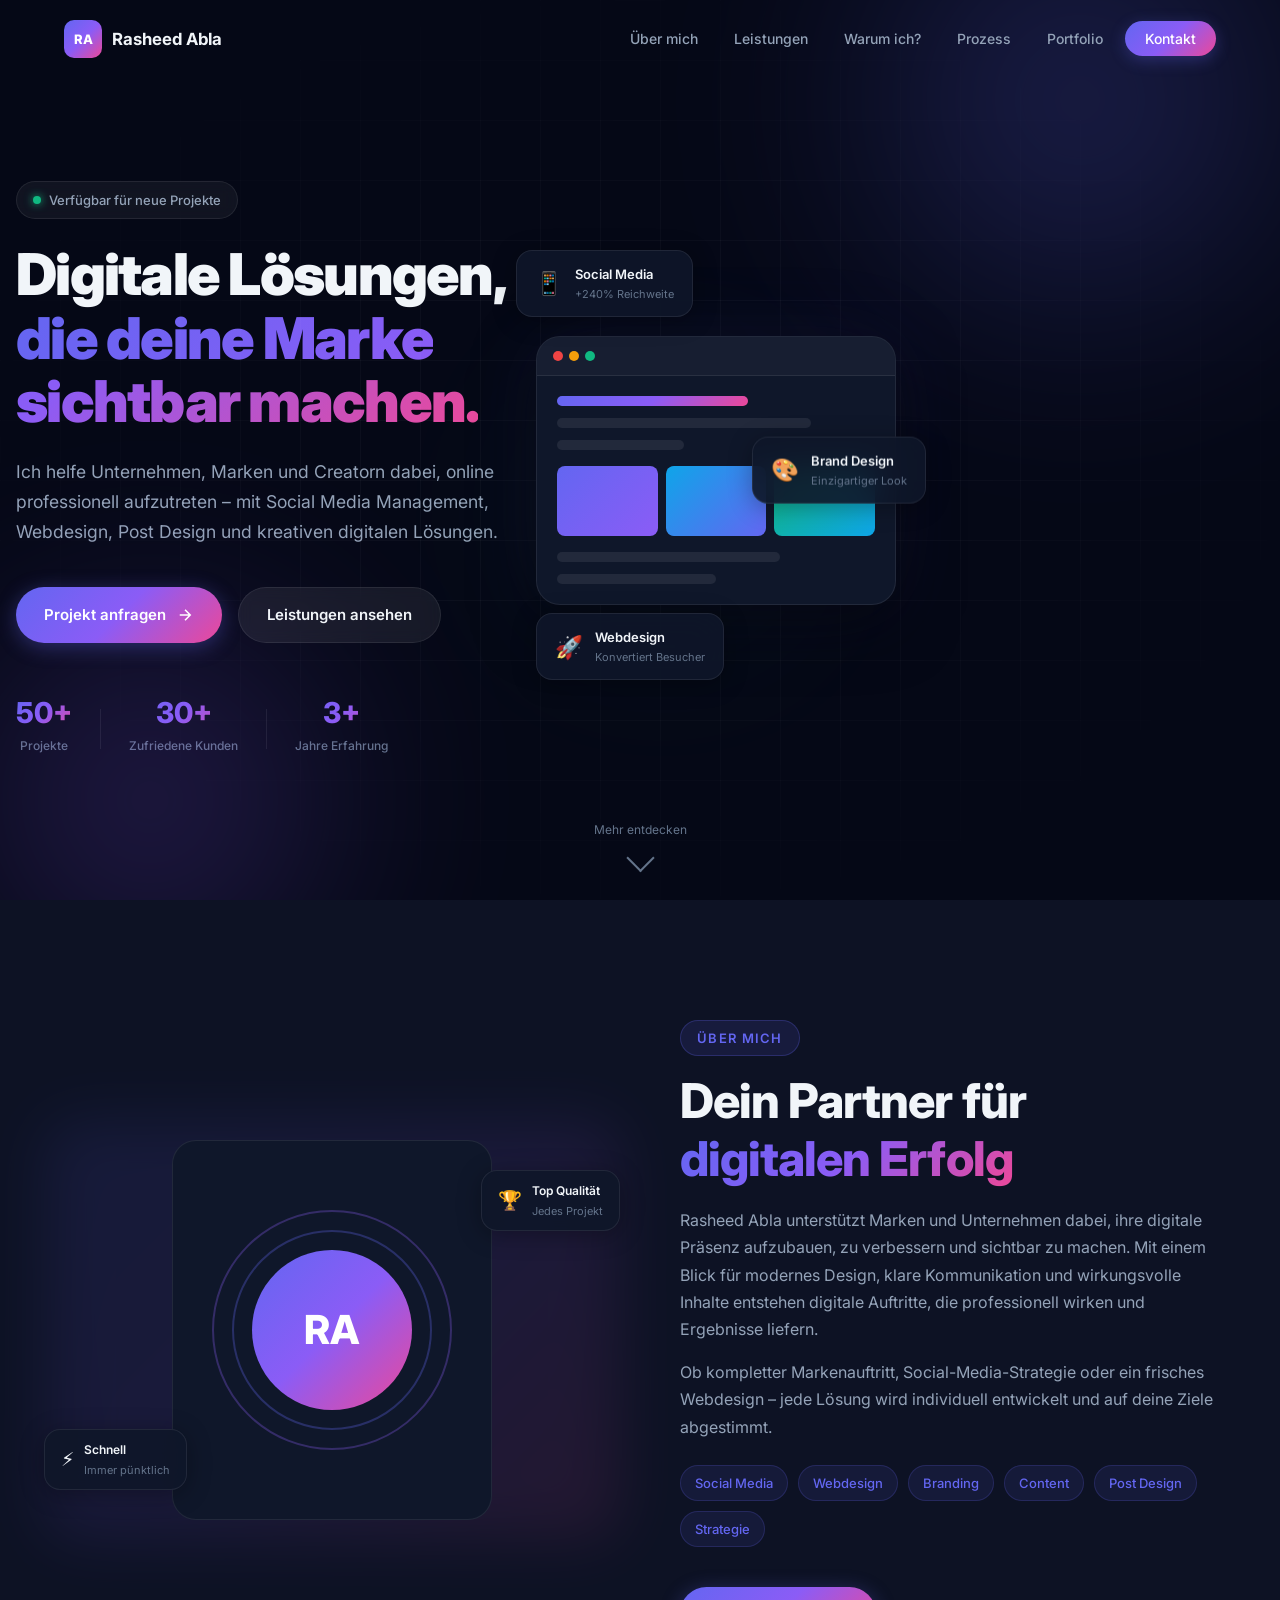
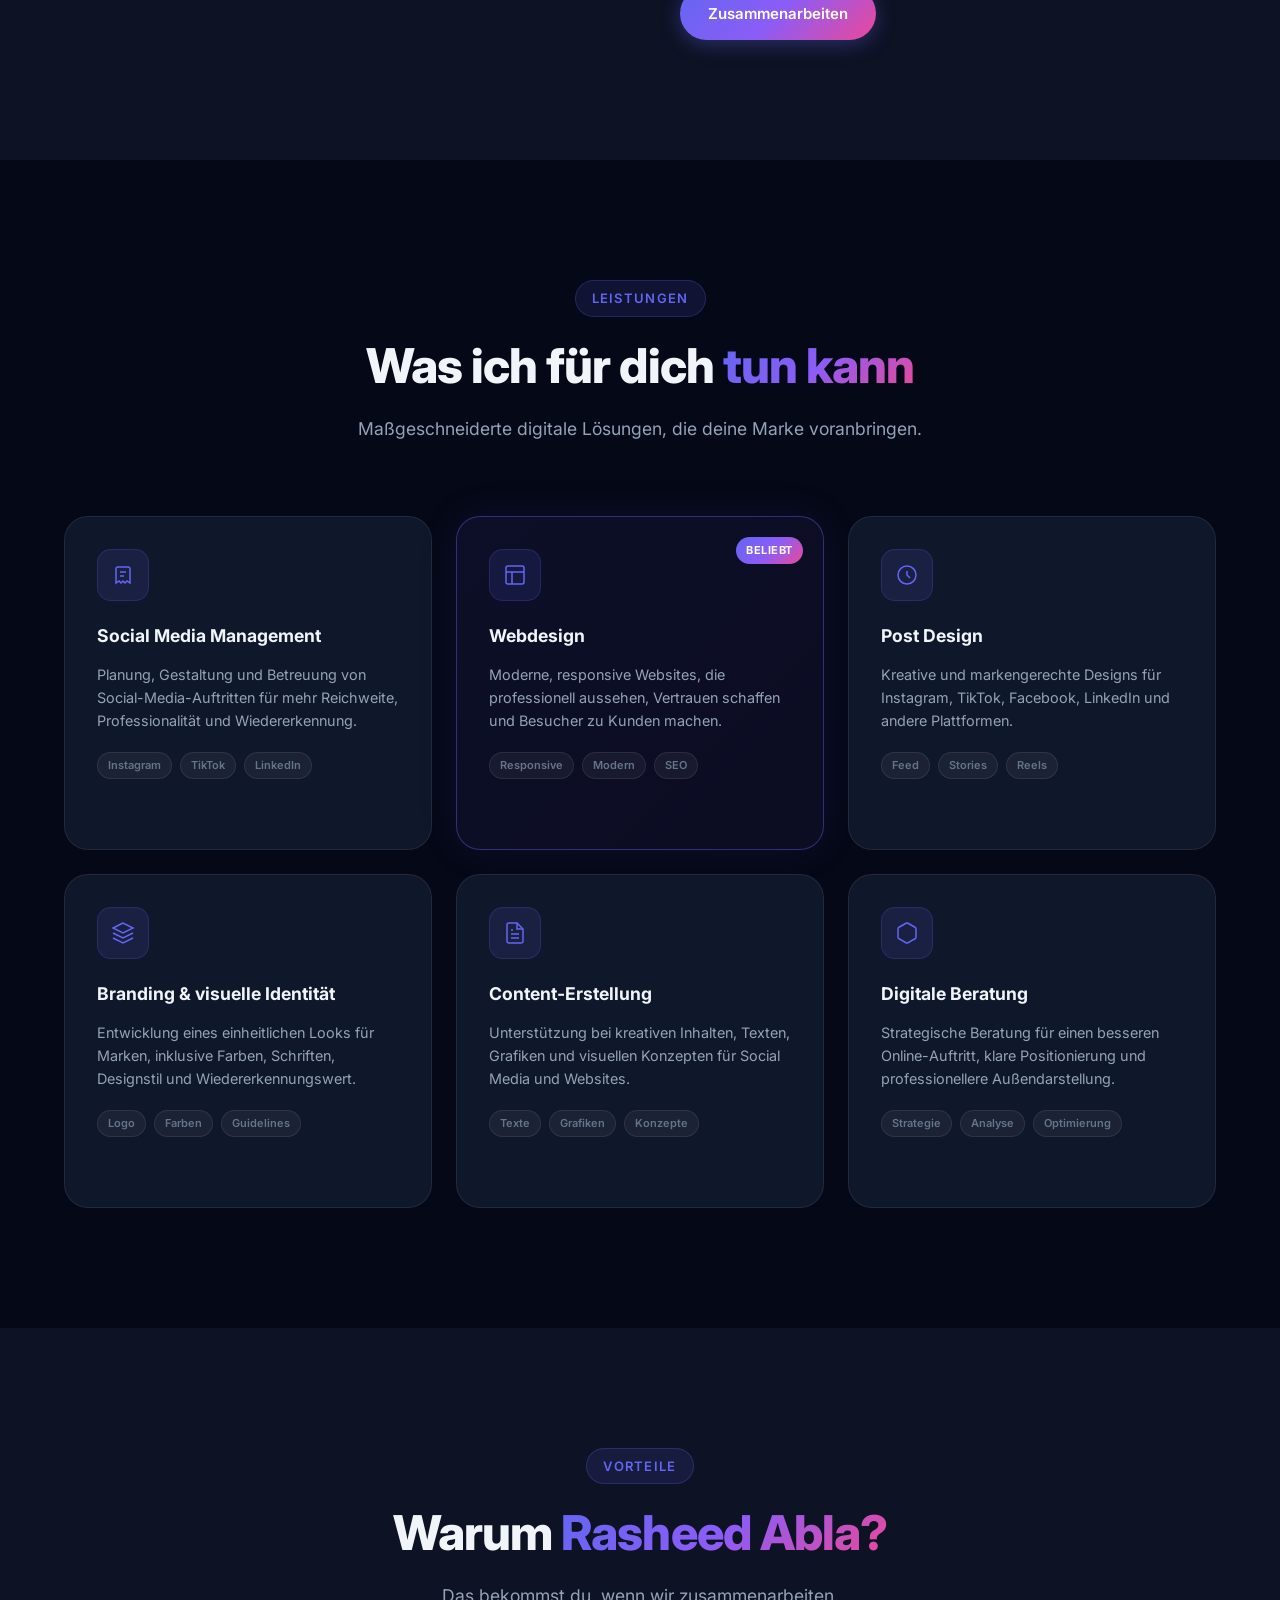
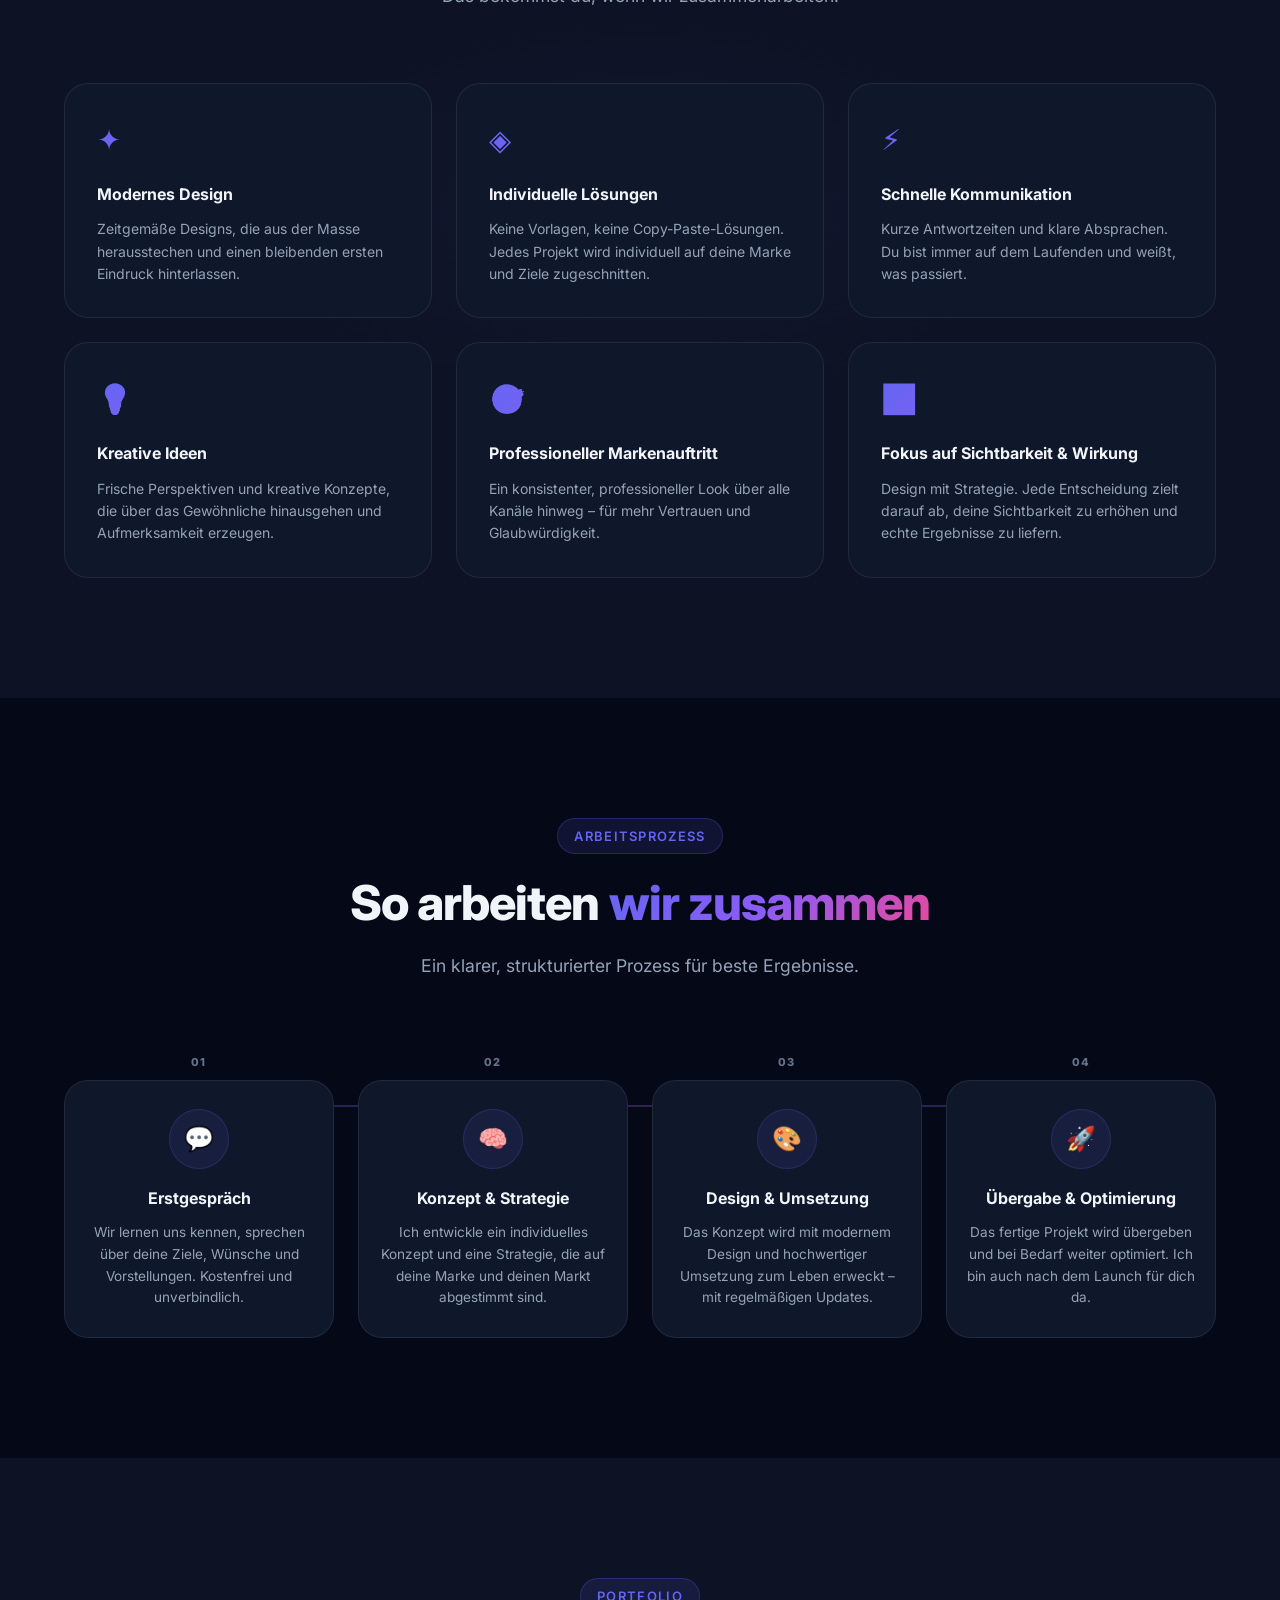
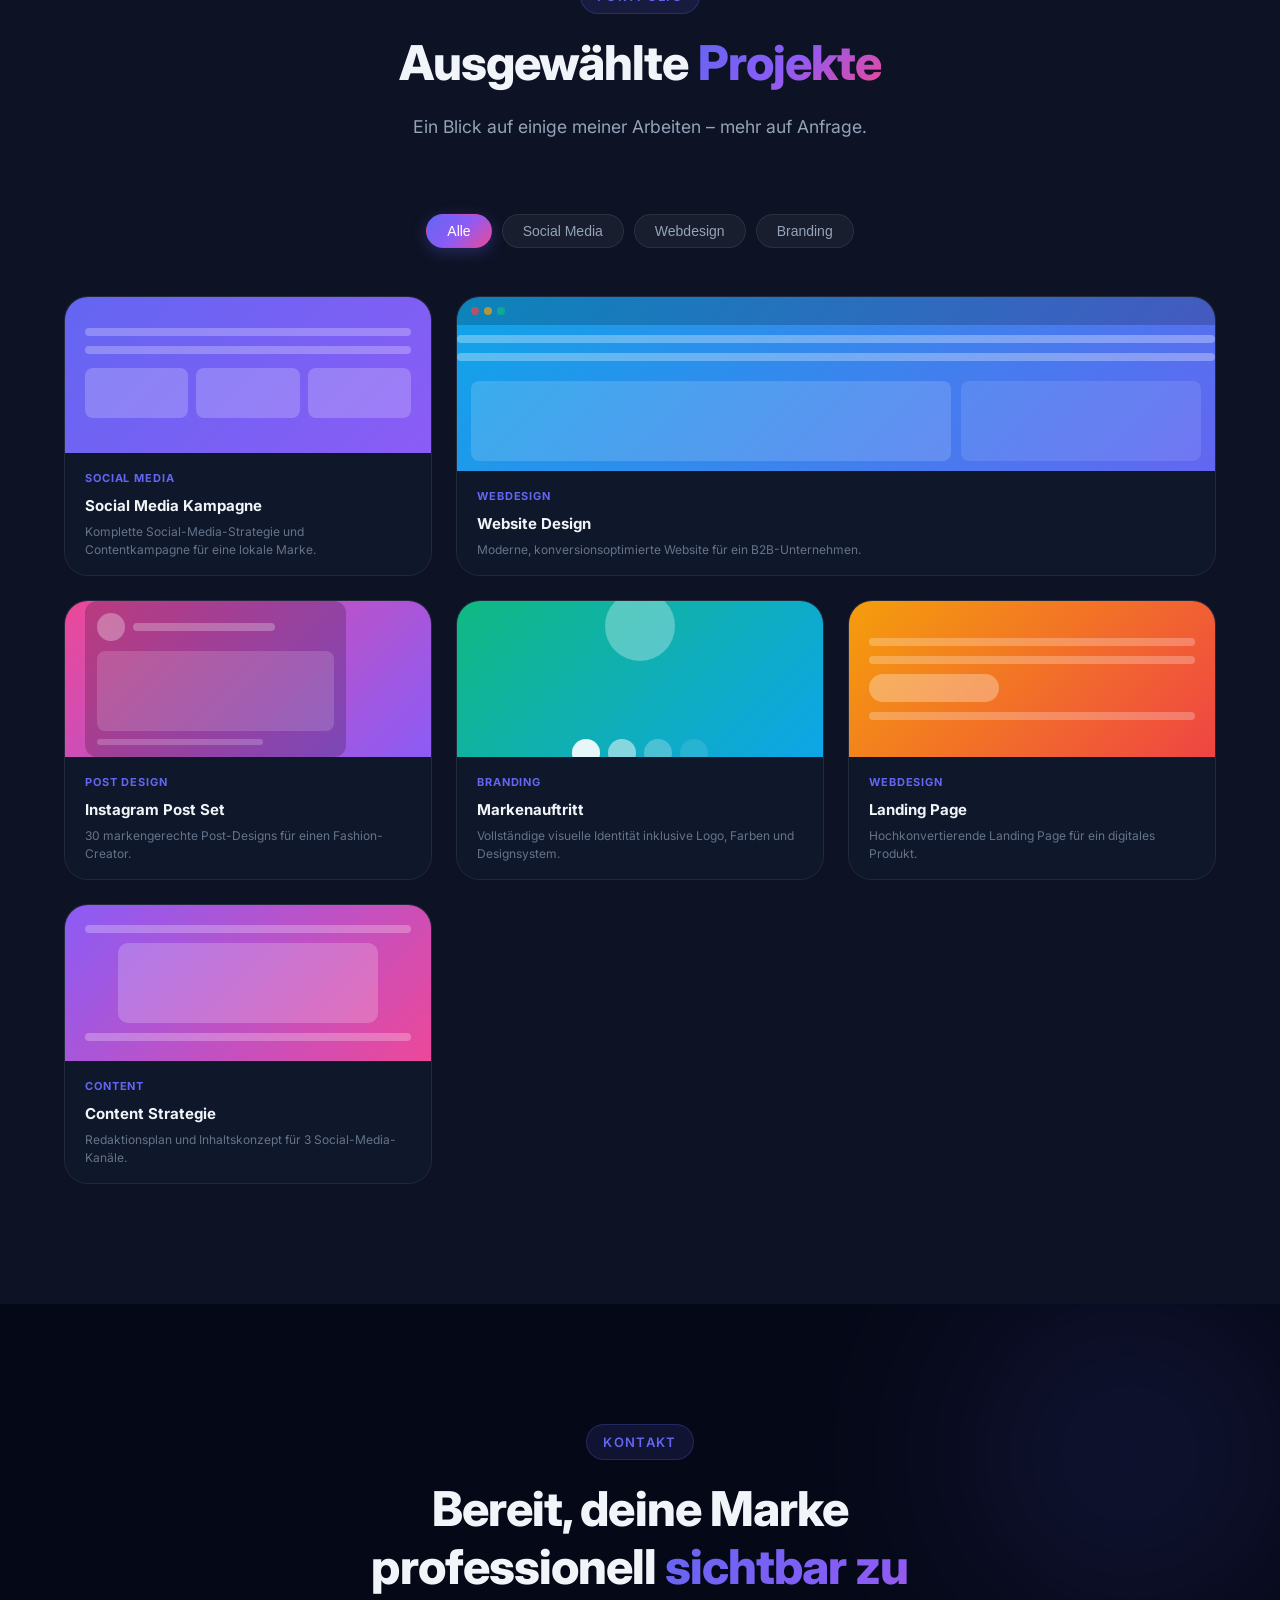
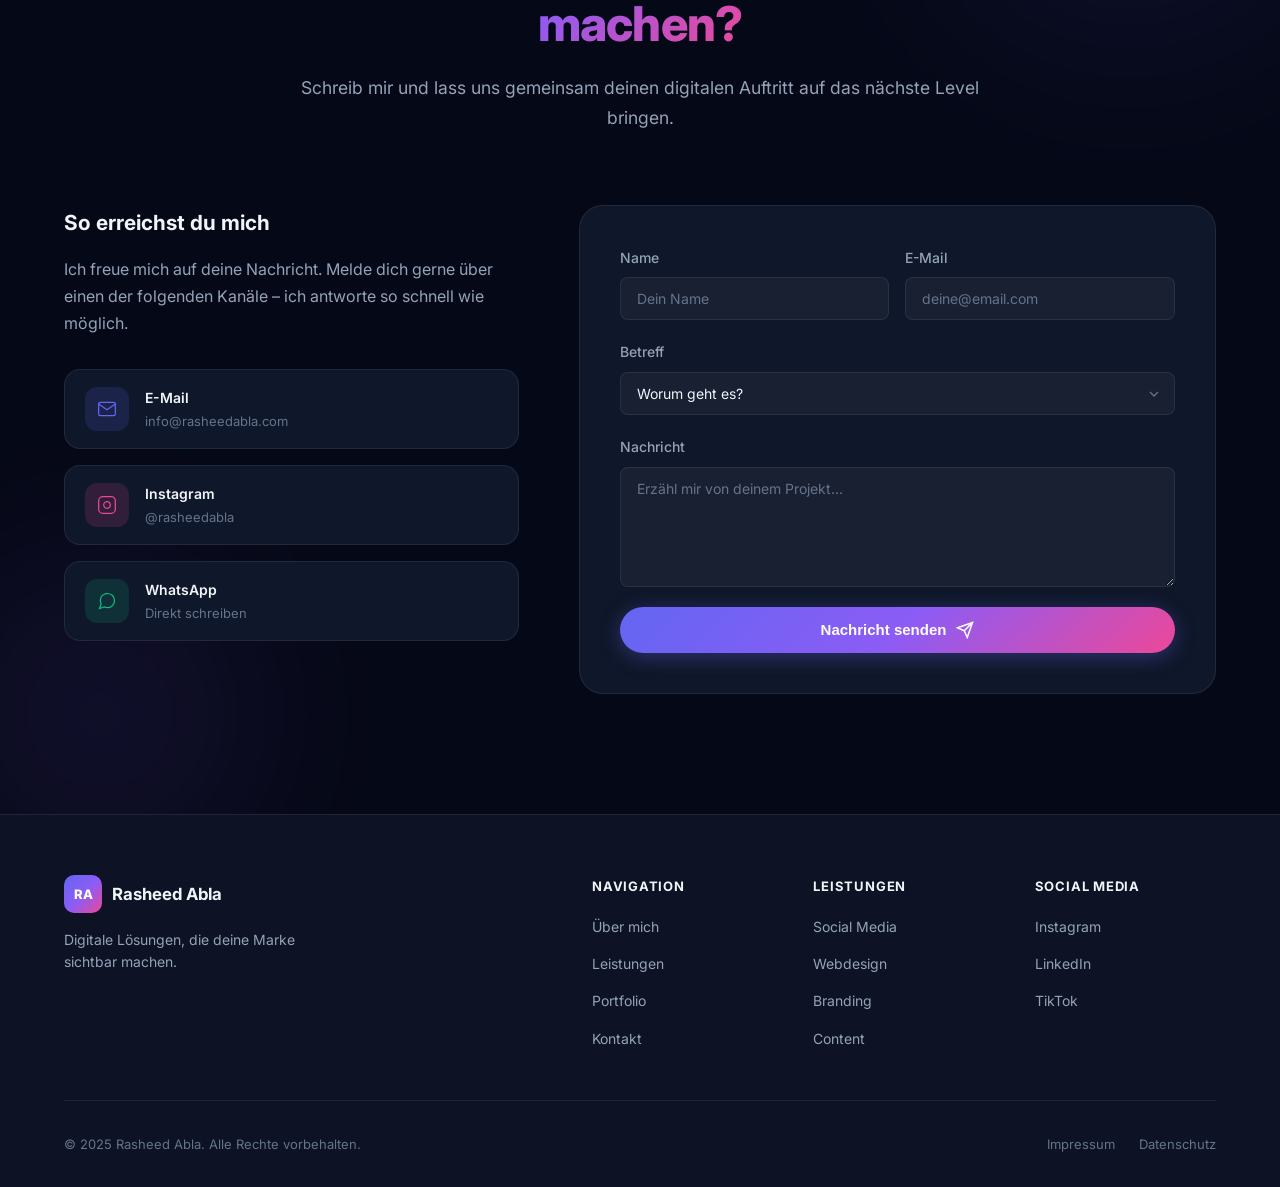
<file: index.html>
<!DOCTYPE html>
<html lang="de">
<head>
  <meta charset="UTF-8" />
  <meta name="viewport" content="width=device-width, initial-scale=1.0" />
  <meta name="description" content="Rasheed Abla – Digitale Lösungen für Marken, Unternehmen und Creator. Social Media Management, Webdesign, Post Design und mehr." />
  <meta name="keywords" content="Social Media Management, Webdesign, Post Design, Branding, Digitalagentur, Rasheed Abla" />
  <meta name="author" content="Rasheed Abla" />
  <meta property="og:title" content="Rasheed Abla – Digitale Lösungen" />
  <meta property="og:description" content="Ich helfe Unternehmen, Marken und Creatorn dabei, online professionell aufzutreten." />
  <meta property="og:type" content="website" />
  <title>Rasheed Abla – Digitale Lösungen</title>
  <link rel="stylesheet" href="style.css" />
  <link rel="preconnect" href="https://fonts.googleapis.com" />
  <link rel="preconnect" href="https://fonts.gstatic.com" crossorigin />
  <link href="https://fonts.googleapis.com/css2?family=Inter:wght@300;400;500;600;700;800;900&display=swap" rel="stylesheet" />
</head>
<body>

  <!-- Navigation -->
  <nav class="navbar" id="navbar">
    <div class="nav-container">
      <a href="#" class="nav-logo">
        <span class="logo-icon">RA</span>
        <span class="logo-text">Rasheed Abla</span>
      </a>
      <ul class="nav-links" id="navLinks">
        <li><a href="#about">Über mich</a></li>
        <li><a href="#services">Leistungen</a></li>
        <li><a href="#why">Warum ich?</a></li>
        <li><a href="#process">Prozess</a></li>
        <li><a href="#portfolio">Portfolio</a></li>
        <li><a href="#contact" class="nav-cta">Kontakt</a></li>
      </ul>
      <button class="hamburger" id="hamburger" aria-label="Menü öffnen">
        <span></span><span></span><span></span>
      </button>
    </div>
  </nav>

  <!-- Hero Section -->
  <section class="hero" id="home">
    <div class="hero-bg">
      <div class="hero-orb orb-1"></div>
      <div class="hero-orb orb-2"></div>
      <div class="hero-orb orb-3"></div>
      <div class="hero-grid"></div>
    </div>
    <div class="hero-content">
      <div class="hero-badge">
        <span class="badge-dot"></span>
        Verfügbar für neue Projekte
      </div>
      <h1 class="hero-title">
        Digitale Lösungen,<br />
        <span class="gradient-text">die deine Marke<br />sichtbar machen.</span>
      </h1>
      <p class="hero-subtitle">
        Ich helfe Unternehmen, Marken und Creatorn dabei, online professionell aufzutreten – mit
        Social Media Management, Webdesign, Post Design und kreativen digitalen Lösungen.
      </p>
      <div class="hero-actions">
        <a href="#contact" class="btn btn-primary">
          <span>Projekt anfragen</span>
          <svg viewBox="0 0 24 24" fill="none" stroke="currentColor" stroke-width="2"><path d="M5 12h14M12 5l7 7-7 7"/></svg>
        </a>
        <a href="#services" class="btn btn-secondary">
          <span>Leistungen ansehen</span>
        </a>
      </div>
      <div class="hero-stats">
        <div class="stat">
          <span class="stat-number">50+</span>
          <span class="stat-label">Projekte</span>
        </div>
        <div class="stat-divider"></div>
        <div class="stat">
          <span class="stat-number">30+</span>
          <span class="stat-label">Zufriedene Kunden</span>
        </div>
        <div class="stat-divider"></div>
        <div class="stat">
          <span class="stat-number">3+</span>
          <span class="stat-label">Jahre Erfahrung</span>
        </div>
      </div>
    </div>
    <div class="hero-visual">
      <div class="hero-card-float card-float-1">
        <div class="float-icon">📱</div>
        <div class="float-text">
          <strong>Social Media</strong>
          <span>+240% Reichweite</span>
        </div>
      </div>
      <div class="hero-card-float card-float-2">
        <div class="float-icon">🎨</div>
        <div class="float-text">
          <strong>Brand Design</strong>
          <span>Einzigartiger Look</span>
        </div>
      </div>
      <div class="hero-card-float card-float-3">
        <div class="float-icon">🚀</div>
        <div class="float-text">
          <strong>Webdesign</strong>
          <span>Konvertiert Besucher</span>
        </div>
      </div>
      <div class="hero-mockup">
        <div class="mockup-screen">
          <div class="mockup-bar">
            <span></span><span></span><span></span>
          </div>
          <div class="mockup-content">
            <div class="mockup-line w-60 gradient-bg"></div>
            <div class="mockup-line w-80"></div>
            <div class="mockup-line w-40"></div>
            <div class="mockup-cards">
              <div class="mockup-card c1"></div>
              <div class="mockup-card c2"></div>
              <div class="mockup-card c3"></div>
            </div>
            <div class="mockup-line w-70"></div>
            <div class="mockup-line w-50"></div>
          </div>
        </div>
      </div>
    </div>
    <a href="#about" class="scroll-down">
      <span>Mehr entdecken</span>
      <div class="scroll-arrow"></div>
    </a>
  </section>

  <!-- About Section -->
  <section class="about section" id="about">
    <div class="container">
      <div class="about-grid">
        <div class="about-image-wrap" data-animate>
          <div class="about-image-bg"></div>
          <div class="about-image-card">
            <div class="portrait-placeholder">
              <div class="portrait-initials">RA</div>
              <div class="portrait-ring ring-1"></div>
              <div class="portrait-ring ring-2"></div>
            </div>
          </div>
          <div class="about-badge ab-1">
            <span>🏆</span>
            <div>
              <strong>Top Qualität</strong>
              <span>Jedes Projekt</span>
            </div>
          </div>
          <div class="about-badge ab-2">
            <span>⚡</span>
            <div>
              <strong>Schnell</strong>
              <span>Immer pünktlich</span>
            </div>
          </div>
        </div>
        <div class="about-content" data-animate>
          <div class="section-tag">Über mich</div>
          <h2 class="section-title">Dein Partner für <span class="gradient-text">digitalen Erfolg</span></h2>
          <p class="about-text">
            Rasheed Abla unterstützt Marken und Unternehmen dabei, ihre digitale Präsenz aufzubauen,
            zu verbessern und sichtbar zu machen. Mit einem Blick für modernes Design, klare
            Kommunikation und wirkungsvolle Inhalte entstehen digitale Auftritte, die professionell
            wirken und Ergebnisse liefern.
          </p>
          <p class="about-text">
            Ob kompletter Markenauftritt, Social-Media-Strategie oder ein frisches Webdesign –
            jede Lösung wird individuell entwickelt und auf deine Ziele abgestimmt.
          </p>
          <div class="about-skills">
            <div class="skill-tag">Social Media</div>
            <div class="skill-tag">Webdesign</div>
            <div class="skill-tag">Branding</div>
            <div class="skill-tag">Content</div>
            <div class="skill-tag">Post Design</div>
            <div class="skill-tag">Strategie</div>
          </div>
          <a href="#contact" class="btn btn-primary mt-2">Zusammenarbeiten</a>
        </div>
      </div>
    </div>
  </section>

  <!-- Services Section -->
  <section class="services section" id="services">
    <div class="container">
      <div class="section-header" data-animate>
        <div class="section-tag">Leistungen</div>
        <h2 class="section-title">Was ich für dich <span class="gradient-text">tun kann</span></h2>
        <p class="section-subtitle">Maßgeschneiderte digitale Lösungen, die deine Marke voranbringen.</p>
      </div>
      <div class="services-grid">

        <div class="service-card" data-animate>
          <div class="service-icon-wrap">
            <div class="service-icon">
              <svg viewBox="0 0 24 24" fill="none" stroke="currentColor" stroke-width="1.5"><path d="M7 4h10a2 2 0 012 2v14l-3-2-2 2-2-2-2 2-2-2-3 2V6a2 2 0 012-2z"/><path d="M9 9h6M9 13h4"/></svg>
            </div>
          </div>
          <h3>Social Media Management</h3>
          <p>Planung, Gestaltung und Betreuung von Social-Media-Auftritten für mehr Reichweite, Professionalität und Wiedererkennung.</p>
          <div class="service-tags">
            <span>Instagram</span><span>TikTok</span><span>LinkedIn</span>
          </div>
          <div class="service-arrow">
            <svg viewBox="0 0 24 24" fill="none" stroke="currentColor" stroke-width="2"><path d="M5 12h14M12 5l7 7-7 7"/></svg>
          </div>
        </div>

        <div class="service-card featured" data-animate>
          <div class="featured-label">Beliebt</div>
          <div class="service-icon-wrap">
            <div class="service-icon">
              <svg viewBox="0 0 24 24" fill="none" stroke="currentColor" stroke-width="1.5"><rect x="3" y="3" width="18" height="18" rx="2"/><path d="M3 9h18M9 21V9"/></svg>
            </div>
          </div>
          <h3>Webdesign</h3>
          <p>Moderne, responsive Websites, die professionell aussehen, Vertrauen schaffen und Besucher zu Kunden machen.</p>
          <div class="service-tags">
            <span>Responsive</span><span>Modern</span><span>SEO</span>
          </div>
          <div class="service-arrow">
            <svg viewBox="0 0 24 24" fill="none" stroke="currentColor" stroke-width="2"><path d="M5 12h14M12 5l7 7-7 7"/></svg>
          </div>
        </div>

        <div class="service-card" data-animate>
          <div class="service-icon-wrap">
            <div class="service-icon">
              <svg viewBox="0 0 24 24" fill="none" stroke="currentColor" stroke-width="1.5"><circle cx="12" cy="12" r="9"/><path d="M12 8v4l3 3"/></svg>
            </div>
          </div>
          <h3>Post Design</h3>
          <p>Kreative und markengerechte Designs für Instagram, TikTok, Facebook, LinkedIn und andere Plattformen.</p>
          <div class="service-tags">
            <span>Feed</span><span>Stories</span><span>Reels</span>
          </div>
          <div class="service-arrow">
            <svg viewBox="0 0 24 24" fill="none" stroke="currentColor" stroke-width="2"><path d="M5 12h14M12 5l7 7-7 7"/></svg>
          </div>
        </div>

        <div class="service-card" data-animate>
          <div class="service-icon-wrap">
            <div class="service-icon">
              <svg viewBox="0 0 24 24" fill="none" stroke="currentColor" stroke-width="1.5"><path d="M12 2L2 7l10 5 10-5-10-5zM2 17l10 5 10-5M2 12l10 5 10-5"/></svg>
            </div>
          </div>
          <h3>Branding & visuelle Identität</h3>
          <p>Entwicklung eines einheitlichen Looks für Marken, inklusive Farben, Schriften, Designstil und Wiedererkennungswert.</p>
          <div class="service-tags">
            <span>Logo</span><span>Farben</span><span>Guidelines</span>
          </div>
          <div class="service-arrow">
            <svg viewBox="0 0 24 24" fill="none" stroke="currentColor" stroke-width="2"><path d="M5 12h14M12 5l7 7-7 7"/></svg>
          </div>
        </div>

        <div class="service-card" data-animate>
          <div class="service-icon-wrap">
            <div class="service-icon">
              <svg viewBox="0 0 24 24" fill="none" stroke="currentColor" stroke-width="1.5"><path d="M14 2H6a2 2 0 00-2 2v16a2 2 0 002 2h12a2 2 0 002-2V8l-6-6z"/><path d="M14 2v6h6M16 13H8M16 17H8M10 9H8"/></svg>
            </div>
          </div>
          <h3>Content-Erstellung</h3>
          <p>Unterstützung bei kreativen Inhalten, Texten, Grafiken und visuellen Konzepten für Social Media und Websites.</p>
          <div class="service-tags">
            <span>Texte</span><span>Grafiken</span><span>Konzepte</span>
          </div>
          <div class="service-arrow">
            <svg viewBox="0 0 24 24" fill="none" stroke="currentColor" stroke-width="2"><path d="M5 12h14M12 5l7 7-7 7"/></svg>
          </div>
        </div>

        <div class="service-card" data-animate>
          <div class="service-icon-wrap">
            <div class="service-icon">
              <svg viewBox="0 0 24 24" fill="none" stroke="currentColor" stroke-width="1.5"><path d="M21 16V8a2 2 0 00-1-1.73l-7-4a2 2 0 00-2 0l-7 4A2 2 0 003 8v8a2 2 0 001 1.73l7 4a2 2 0 002 0l7-4A2 2 0 0021 16z"/></svg>
            </div>
          </div>
          <h3>Digitale Beratung</h3>
          <p>Strategische Beratung für einen besseren Online-Auftritt, klare Positionierung und professionellere Außendarstellung.</p>
          <div class="service-tags">
            <span>Strategie</span><span>Analyse</span><span>Optimierung</span>
          </div>
          <div class="service-arrow">
            <svg viewBox="0 0 24 24" fill="none" stroke="currentColor" stroke-width="2"><path d="M5 12h14M12 5l7 7-7 7"/></svg>
          </div>
        </div>

      </div>
    </div>
  </section>

  <!-- Why Section -->
  <section class="why section" id="why">
    <div class="container">
      <div class="section-header" data-animate>
        <div class="section-tag">Vorteile</div>
        <h2 class="section-title">Warum <span class="gradient-text">Rasheed Abla?</span></h2>
        <p class="section-subtitle">Das bekommst du, wenn wir zusammenarbeiten.</p>
      </div>
      <div class="why-grid">
        <div class="why-card" data-animate>
          <div class="why-icon">✦</div>
          <h3>Modernes Design</h3>
          <p>Zeitgemäße Designs, die aus der Masse herausstechen und einen bleibenden ersten Eindruck hinterlassen.</p>
        </div>
        <div class="why-card" data-animate>
          <div class="why-icon">◈</div>
          <h3>Individuelle Lösungen</h3>
          <p>Keine Vorlagen, keine Copy-Paste-Lösungen. Jedes Projekt wird individuell auf deine Marke und Ziele zugeschnitten.</p>
        </div>
        <div class="why-card" data-animate>
          <div class="why-icon">⚡</div>
          <h3>Schnelle Kommunikation</h3>
          <p>Kurze Antwortzeiten und klare Absprachen. Du bist immer auf dem Laufenden und weißt, was passiert.</p>
        </div>
        <div class="why-card" data-animate>
          <div class="why-icon">💡</div>
          <h3>Kreative Ideen</h3>
          <p>Frische Perspektiven und kreative Konzepte, die über das Gewöhnliche hinausgehen und Aufmerksamkeit erzeugen.</p>
        </div>
        <div class="why-card" data-animate>
          <div class="why-icon">🎯</div>
          <h3>Professioneller Markenauftritt</h3>
          <p>Ein konsistenter, professioneller Look über alle Kanäle hinweg – für mehr Vertrauen und Glaubwürdigkeit.</p>
        </div>
        <div class="why-card" data-animate>
          <div class="why-icon">📈</div>
          <h3>Fokus auf Sichtbarkeit & Wirkung</h3>
          <p>Design mit Strategie. Jede Entscheidung zielt darauf ab, deine Sichtbarkeit zu erhöhen und echte Ergebnisse zu liefern.</p>
        </div>
      </div>
    </div>
  </section>

  <!-- Process Section -->
  <section class="process section" id="process">
    <div class="container">
      <div class="section-header" data-animate>
        <div class="section-tag">Arbeitsprozess</div>
        <h2 class="section-title">So arbeiten <span class="gradient-text">wir zusammen</span></h2>
        <p class="section-subtitle">Ein klarer, strukturierter Prozess für beste Ergebnisse.</p>
      </div>
      <div class="process-steps">
        <div class="process-line"></div>
        <div class="process-step" data-animate>
          <div class="step-number">01</div>
          <div class="step-content">
            <div class="step-icon">💬</div>
            <h3>Erstgespräch</h3>
            <p>Wir lernen uns kennen, sprechen über deine Ziele, Wünsche und Vorstellungen. Kostenfrei und unverbindlich.</p>
          </div>
        </div>
        <div class="process-step" data-animate>
          <div class="step-number">02</div>
          <div class="step-content">
            <div class="step-icon">🧠</div>
            <h3>Konzept & Strategie</h3>
            <p>Ich entwickle ein individuelles Konzept und eine Strategie, die auf deine Marke und deinen Markt abgestimmt sind.</p>
          </div>
        </div>
        <div class="process-step" data-animate>
          <div class="step-number">03</div>
          <div class="step-content">
            <div class="step-icon">🎨</div>
            <h3>Design & Umsetzung</h3>
            <p>Das Konzept wird mit modernem Design und hochwertiger Umsetzung zum Leben erweckt – mit regelmäßigen Updates.</p>
          </div>
        </div>
        <div class="process-step" data-animate>
          <div class="step-number">04</div>
          <div class="step-content">
            <div class="step-icon">🚀</div>
            <h3>Übergabe & Optimierung</h3>
            <p>Das fertige Projekt wird übergeben und bei Bedarf weiter optimiert. Ich bin auch nach dem Launch für dich da.</p>
          </div>
        </div>
      </div>
    </div>
  </section>

  <!-- Portfolio Section -->
  <section class="portfolio section" id="portfolio">
    <div class="container">
      <div class="section-header" data-animate>
        <div class="section-tag">Portfolio</div>
        <h2 class="section-title">Ausgewählte <span class="gradient-text">Projekte</span></h2>
        <p class="section-subtitle">Ein Blick auf einige meiner Arbeiten – mehr auf Anfrage.</p>
      </div>
      <div class="portfolio-filter" data-animate>
        <button class="filter-btn active" data-filter="all">Alle</button>
        <button class="filter-btn" data-filter="social">Social Media</button>
        <button class="filter-btn" data-filter="web">Webdesign</button>
        <button class="filter-btn" data-filter="brand">Branding</button>
      </div>
      <div class="portfolio-grid">
        <div class="portfolio-card" data-category="social" data-animate>
          <div class="portfolio-image" style="background: linear-gradient(135deg, #6366f1 0%, #8b5cf6 100%);">
            <div class="portfolio-overlay">
              <span class="portfolio-view">Ansehen</span>
            </div>
            <div class="portfolio-mockup-content">
              <div class="pm-line w-50"></div>
              <div class="pm-line w-70"></div>
              <div class="pm-grid">
                <div class="pm-square"></div>
                <div class="pm-square"></div>
                <div class="pm-square"></div>
              </div>
            </div>
          </div>
          <div class="portfolio-info">
            <span class="portfolio-category">Social Media</span>
            <h3>Social Media Kampagne</h3>
            <p>Komplette Social-Media-Strategie und Contentkampagne für eine lokale Marke.</p>
          </div>
        </div>

        <div class="portfolio-card large" data-category="web" data-animate>
          <div class="portfolio-image" style="background: linear-gradient(135deg, #0ea5e9 0%, #6366f1 100%);">
            <div class="portfolio-overlay">
              <span class="portfolio-view">Ansehen</span>
            </div>
            <div class="portfolio-mockup-content web-mock">
              <div class="web-bar">
                <span></span><span></span><span></span>
              </div>
              <div class="pm-line w-60 lighter"></div>
              <div class="pm-line w-40 lighter"></div>
              <div class="web-cols">
                <div class="web-col-main"></div>
                <div class="web-col-side"></div>
              </div>
            </div>
          </div>
          <div class="portfolio-info">
            <span class="portfolio-category">Webdesign</span>
            <h3>Website Design</h3>
            <p>Moderne, konversionsoptimierte Website für ein B2B-Unternehmen.</p>
          </div>
        </div>

        <div class="portfolio-card" data-category="social" data-animate>
          <div class="portfolio-image" style="background: linear-gradient(135deg, #ec4899 0%, #8b5cf6 100%);">
            <div class="portfolio-overlay">
              <span class="portfolio-view">Ansehen</span>
            </div>
            <div class="portfolio-mockup-content">
              <div class="insta-mock">
                <div class="im-header">
                  <div class="im-avatar"></div>
                  <div class="im-name"></div>
                </div>
                <div class="im-image"></div>
                <div class="im-caption"></div>
              </div>
            </div>
          </div>
          <div class="portfolio-info">
            <span class="portfolio-category">Post Design</span>
            <h3>Instagram Post Set</h3>
            <p>30 markengerechte Post-Designs für einen Fashion-Creator.</p>
          </div>
        </div>

        <div class="portfolio-card" data-category="brand" data-animate>
          <div class="portfolio-image" style="background: linear-gradient(135deg, #10b981 0%, #0ea5e9 100%);">
            <div class="portfolio-overlay">
              <span class="portfolio-view">Ansehen</span>
            </div>
            <div class="portfolio-mockup-content brand-mock">
              <div class="brand-circle"></div>
              <div class="brand-lines">
                <div class="pm-line w-50"></div>
                <div class="pm-line w-30"></div>
              </div>
              <div class="brand-colors">
                <div class="bc c1"></div>
                <div class="bc c2"></div>
                <div class="bc c3"></div>
                <div class="bc c4"></div>
              </div>
            </div>
          </div>
          <div class="portfolio-info">
            <span class="portfolio-category">Branding</span>
            <h3>Markenauftritt</h3>
            <p>Vollständige visuelle Identität inklusive Logo, Farben und Designsystem.</p>
          </div>
        </div>

        <div class="portfolio-card" data-category="web" data-animate>
          <div class="portfolio-image" style="background: linear-gradient(135deg, #f59e0b 0%, #ef4444 100%);">
            <div class="portfolio-overlay">
              <span class="portfolio-view">Ansehen</span>
            </div>
            <div class="portfolio-mockup-content">
              <div class="pm-line w-70"></div>
              <div class="pm-line w-50"></div>
              <div class="pm-btn"></div>
              <div class="pm-line w-60"></div>
            </div>
          </div>
          <div class="portfolio-info">
            <span class="portfolio-category">Webdesign</span>
            <h3>Landing Page</h3>
            <p>Hochkonvertierende Landing Page für ein digitales Produkt.</p>
          </div>
        </div>

        <div class="portfolio-card" data-category="brand" data-animate>
          <div class="portfolio-image" style="background: linear-gradient(135deg, #8b5cf6 0%, #ec4899 100%);">
            <div class="portfolio-overlay">
              <span class="portfolio-view">Ansehen</span>
            </div>
            <div class="portfolio-mockup-content">
              <div class="pm-line w-40"></div>
              <div class="pm-square-lg"></div>
              <div class="pm-line w-60"></div>
            </div>
          </div>
          <div class="portfolio-info">
            <span class="portfolio-category">Content</span>
            <h3>Content Strategie</h3>
            <p>Redaktionsplan und Inhaltskonzept für 3 Social-Media-Kanäle.</p>
          </div>
        </div>
      </div>
    </div>
  </section>

  <!-- Contact Section -->
  <section class="contact section" id="contact">
    <div class="contact-bg">
      <div class="contact-orb c-orb-1"></div>
      <div class="contact-orb c-orb-2"></div>
    </div>
    <div class="container">
      <div class="contact-header" data-animate>
        <div class="section-tag">Kontakt</div>
        <h2 class="section-title">Bereit, deine Marke professionell <span class="gradient-text">sichtbar zu machen?</span></h2>
        <p class="section-subtitle">
          Schreib mir und lass uns gemeinsam deinen digitalen Auftritt auf das nächste Level bringen.
        </p>
      </div>
      <div class="contact-grid">
        <div class="contact-info" data-animate>
          <h3>So erreichst du mich</h3>
          <p>Ich freue mich auf deine Nachricht. Melde dich gerne über einen der folgenden Kanäle – ich antworte so schnell wie möglich.</p>
          <div class="contact-methods">
            <a href="mailto:info@rasheedabla.com" class="contact-method">
              <div class="cm-icon email-icon">
                <svg viewBox="0 0 24 24" fill="none" stroke="currentColor" stroke-width="1.5"><path d="M4 4h16c1.1 0 2 .9 2 2v12c0 1.1-.9 2-2 2H4c-1.1 0-2-.9-2-2V6c0-1.1.9-2 2-2z"/><path d="M22 6l-10 7L2 6"/></svg>
              </div>
              <div class="cm-text">
                <strong>E-Mail</strong>
                <span>info@rasheedabla.com</span>
              </div>
            </a>
            <a href="https://instagram.com/rasheedabla" target="_blank" rel="noopener" class="contact-method">
              <div class="cm-icon insta-icon">
                <svg viewBox="0 0 24 24" fill="none" stroke="currentColor" stroke-width="1.5"><rect x="2" y="2" width="20" height="20" rx="5"/><path d="M16 11.37A4 4 0 1112.63 8 4 4 0 0116 11.37z"/><line x1="17.5" y1="6.5" x2="17.51" y2="6.5"/></svg>
              </div>
              <div class="cm-text">
                <strong>Instagram</strong>
                <span>@rasheedabla</span>
              </div>
            </a>
            <a href="https://wa.me/491234567890" target="_blank" rel="noopener" class="contact-method">
              <div class="cm-icon whatsapp-icon">
                <svg viewBox="0 0 24 24" fill="none" stroke="currentColor" stroke-width="1.5"><path d="M21 11.5a8.38 8.38 0 01-.9 3.8 8.5 8.5 0 01-7.6 4.7 8.38 8.38 0 01-3.8-.9L3 21l1.9-5.7a8.38 8.38 0 01-.9-3.8 8.5 8.5 0 014.7-7.6 8.38 8.38 0 013.8-.9h.5a8.48 8.48 0 018 8v.5z"/></svg>
              </div>
              <div class="cm-text">
                <strong>WhatsApp</strong>
                <span>Direkt schreiben</span>
              </div>
            </a>
          </div>
        </div>

        <form class="contact-form" id="contactForm" data-animate>
          <div class="form-row">
            <div class="form-group">
              <label for="name">Name</label>
              <input type="text" id="name" name="name" placeholder="Dein Name" required />
            </div>
            <div class="form-group">
              <label for="email">E-Mail</label>
              <input type="email" id="email" name="email" placeholder="deine@email.com" required />
            </div>
          </div>
          <div class="form-group">
            <label for="subject">Betreff</label>
            <select id="subject" name="subject">
              <option value="">Worum geht es?</option>
              <option value="social">Social Media Management</option>
              <option value="web">Webdesign</option>
              <option value="branding">Branding</option>
              <option value="content">Content-Erstellung</option>
              <option value="other">Sonstiges</option>
            </select>
          </div>
          <div class="form-group">
            <label for="message">Nachricht</label>
            <textarea id="message" name="message" rows="5" placeholder="Erzähl mir von deinem Projekt..." required></textarea>
          </div>
          <button type="submit" class="btn btn-primary w-full">
            <span>Nachricht senden</span>
            <svg viewBox="0 0 24 24" fill="none" stroke="currentColor" stroke-width="2"><path d="M22 2L11 13M22 2l-7 20-4-9-9-4 20-7z"/></svg>
          </button>
          <div class="form-success" id="formSuccess">
            ✅ Nachricht gesendet! Ich melde mich so bald wie möglich.
          </div>
        </form>
      </div>
    </div>
  </section>

  <!-- Footer -->
  <footer class="footer">
    <div class="container">
      <div class="footer-top">
        <div class="footer-brand">
          <a href="#" class="nav-logo">
            <span class="logo-icon">RA</span>
            <span class="logo-text">Rasheed Abla</span>
          </a>
          <p>Digitale Lösungen, die deine Marke sichtbar machen.</p>
        </div>
        <div class="footer-links">
          <div class="footer-col">
            <h4>Navigation</h4>
            <ul>
              <li><a href="#about">Über mich</a></li>
              <li><a href="#services">Leistungen</a></li>
              <li><a href="#portfolio">Portfolio</a></li>
              <li><a href="#contact">Kontakt</a></li>
            </ul>
          </div>
          <div class="footer-col">
            <h4>Leistungen</h4>
            <ul>
              <li><a href="#services">Social Media</a></li>
              <li><a href="#services">Webdesign</a></li>
              <li><a href="#services">Branding</a></li>
              <li><a href="#services">Content</a></li>
            </ul>
          </div>
          <div class="footer-col">
            <h4>Social Media</h4>
            <ul>
              <li><a href="#" target="_blank">Instagram</a></li>
              <li><a href="#" target="_blank">LinkedIn</a></li>
              <li><a href="#" target="_blank">TikTok</a></li>
            </ul>
          </div>
        </div>
      </div>
      <div class="footer-bottom">
        <p>© 2025 Rasheed Abla. Alle Rechte vorbehalten.</p>
        <div class="footer-legal">
          <a href="#">Impressum</a>
          <a href="#">Datenschutz</a>
        </div>
      </div>
    </div>
  </footer>

  <a href="#home" class="back-to-top" id="backToTop" aria-label="Zurück nach oben">
    <svg viewBox="0 0 24 24" fill="none" stroke="currentColor" stroke-width="2"><path d="M18 15l-6-6-6 6"/></svg>
  </a>

  <script src="script.js"></script>
</body>
</html>
</file>
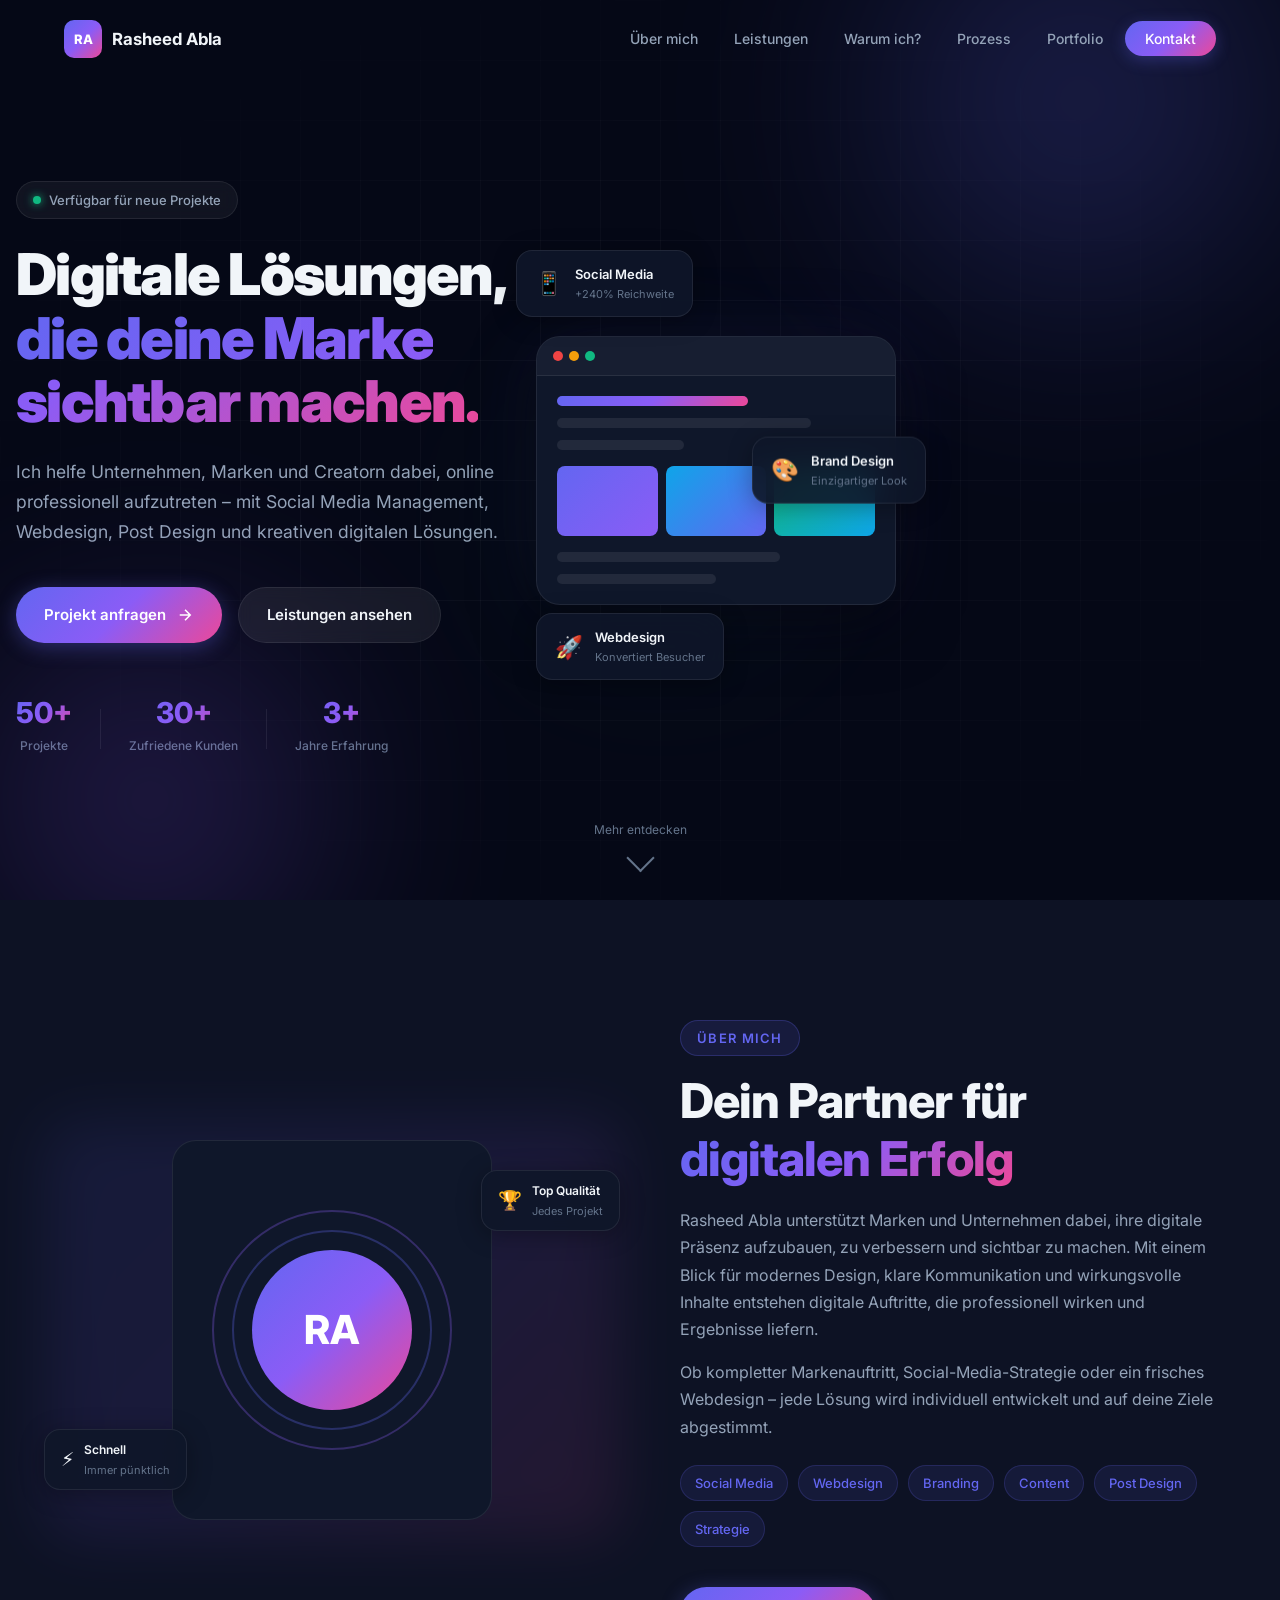
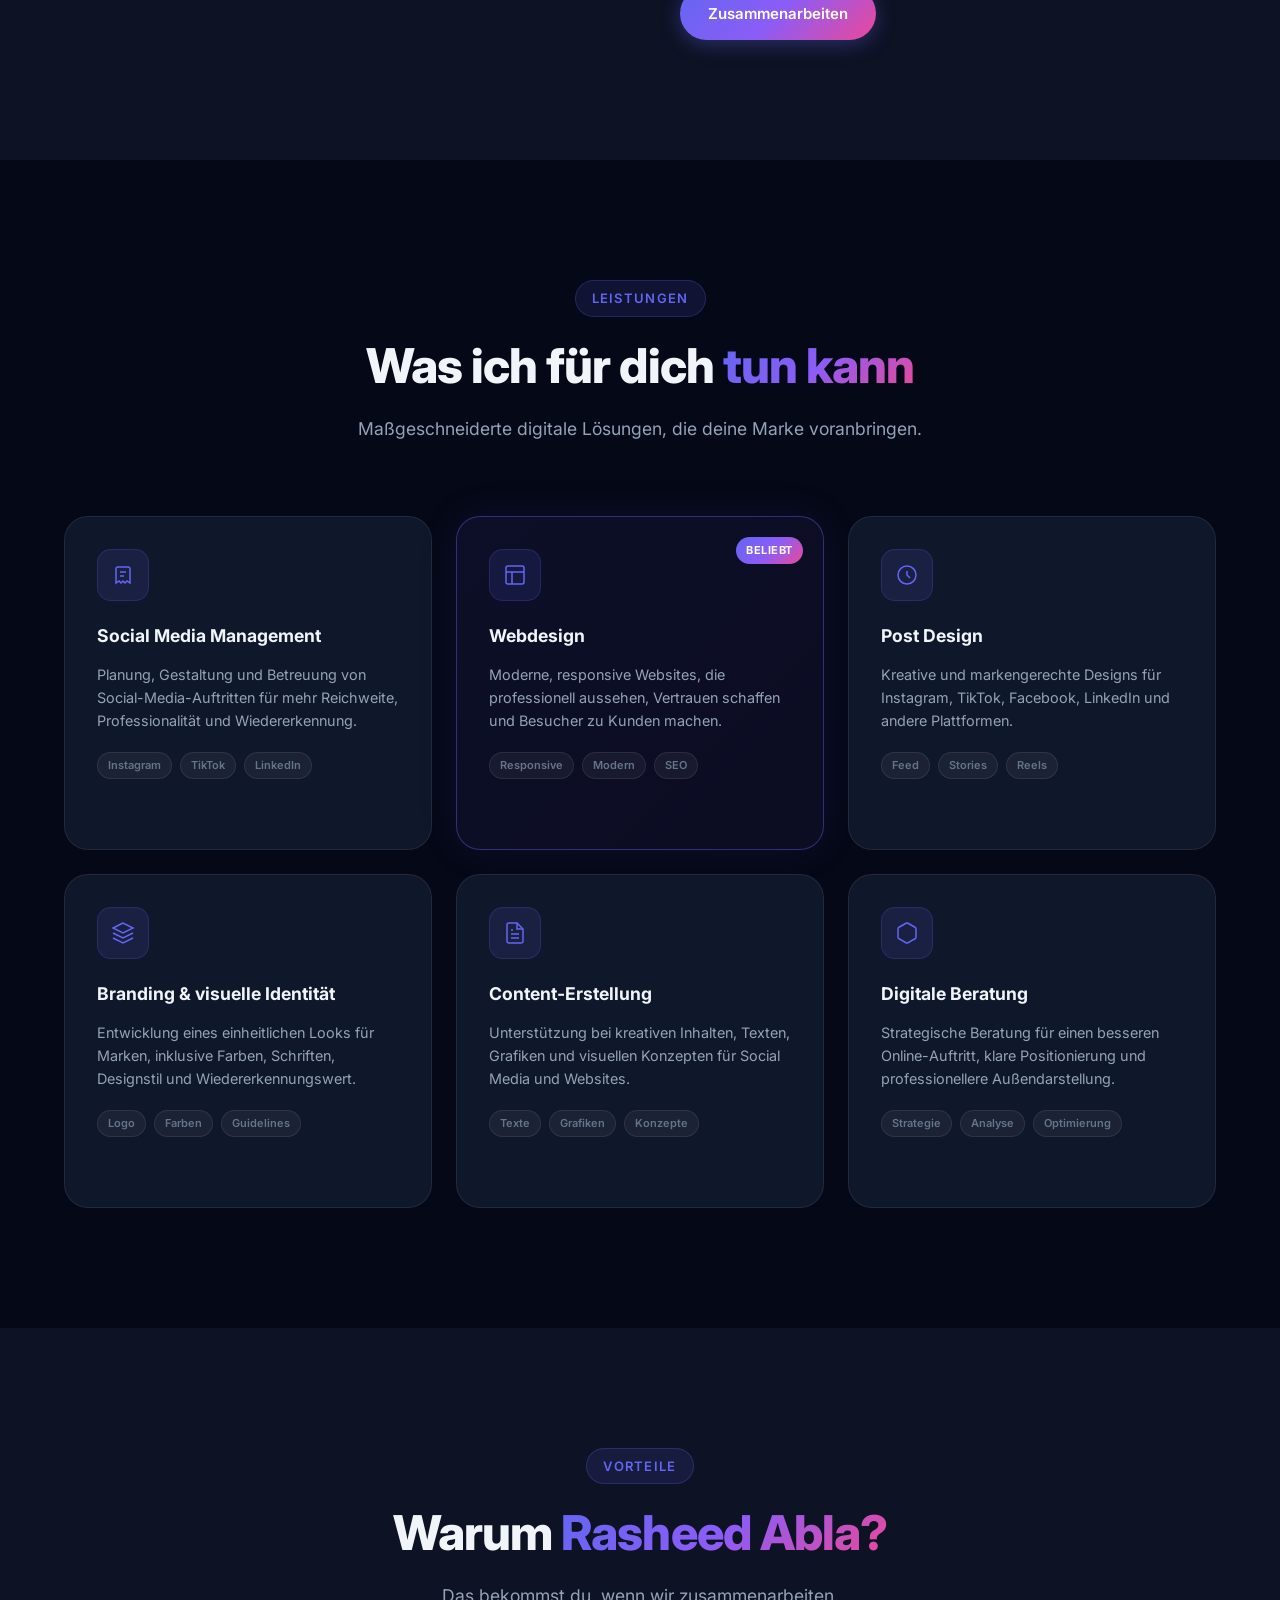
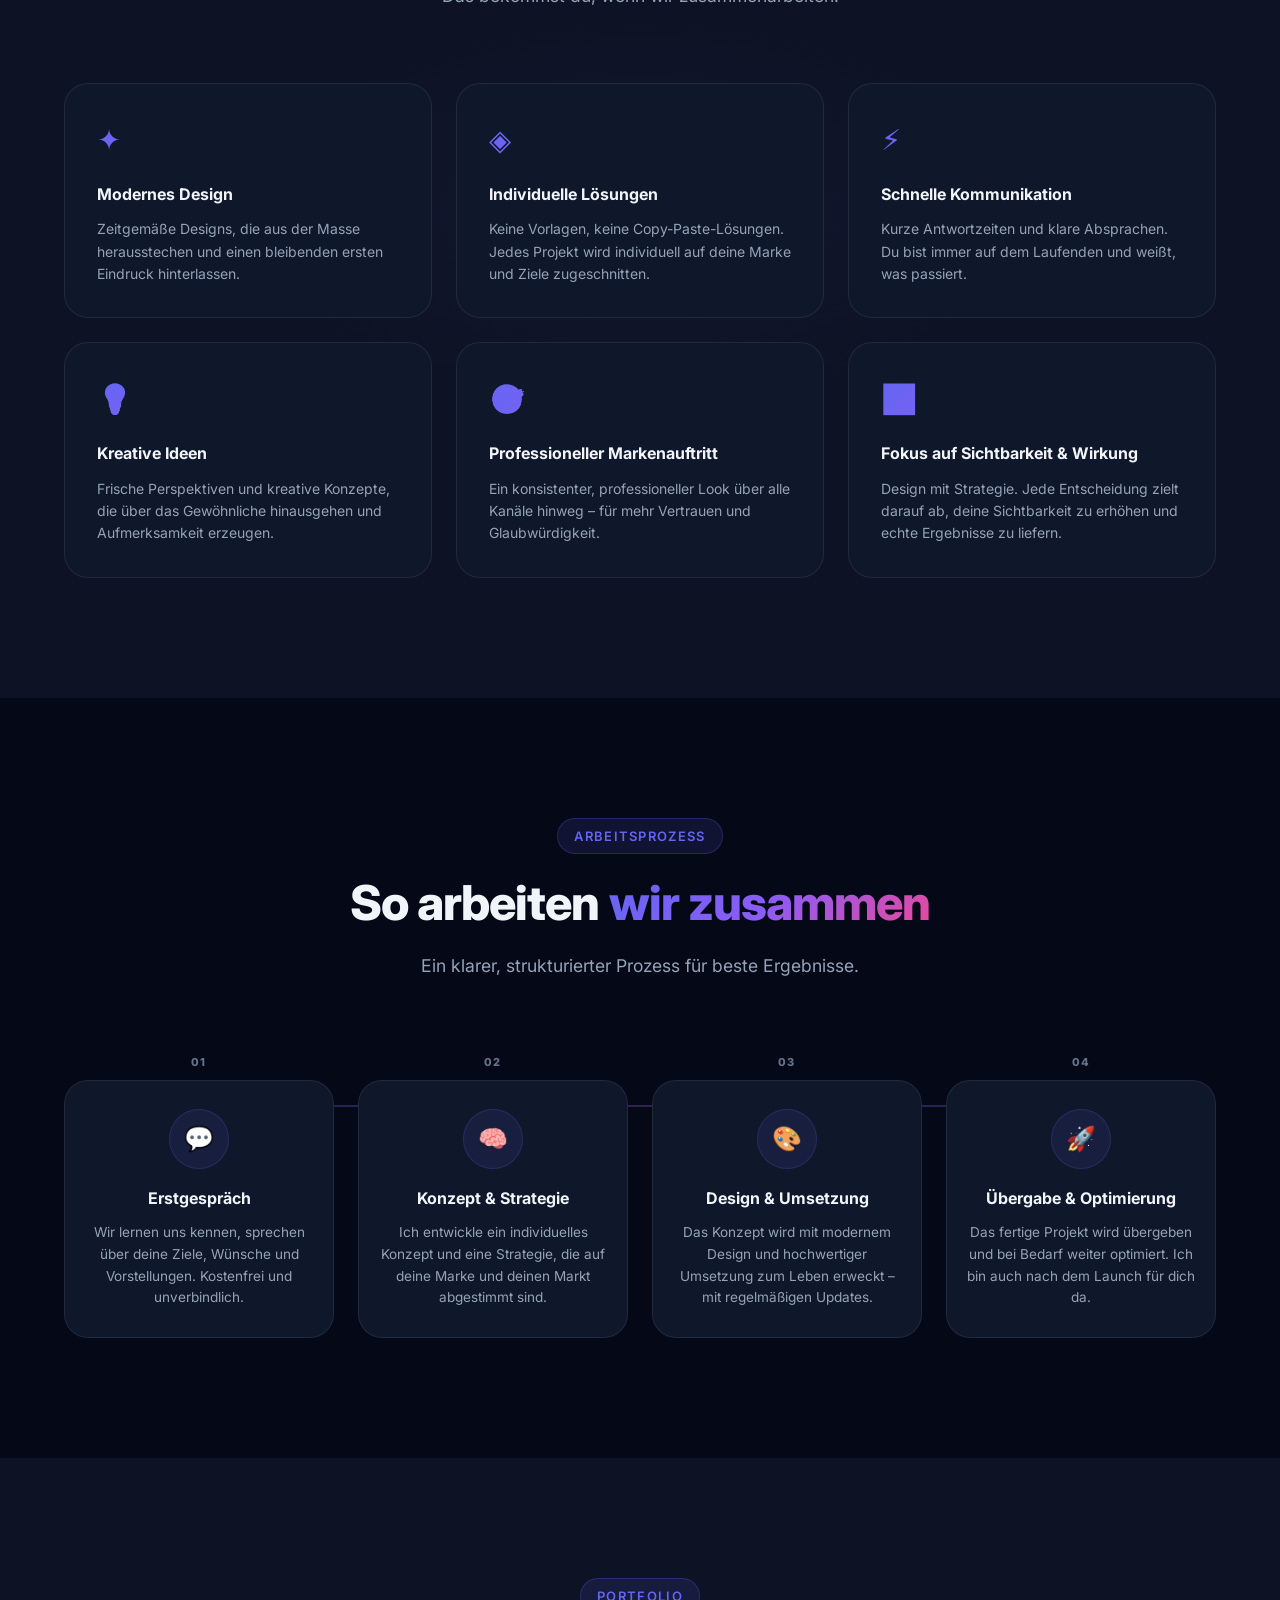
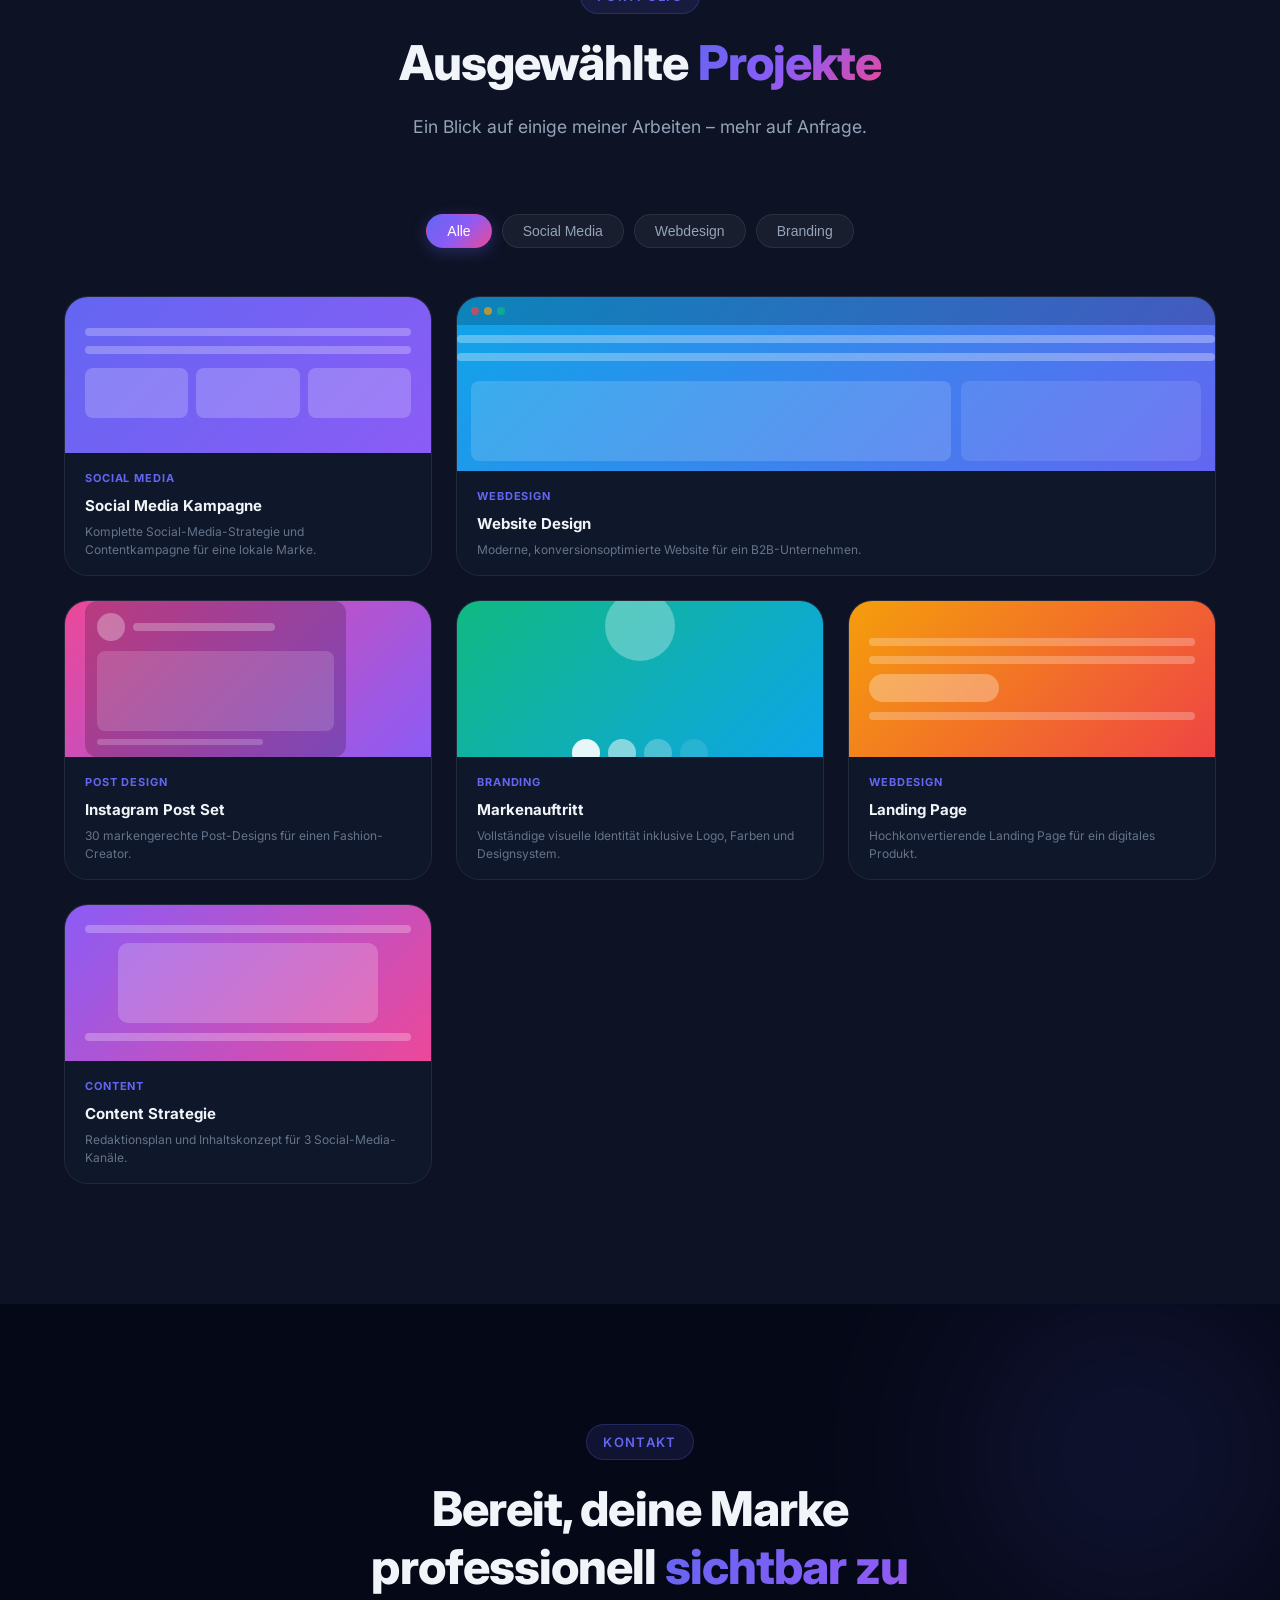
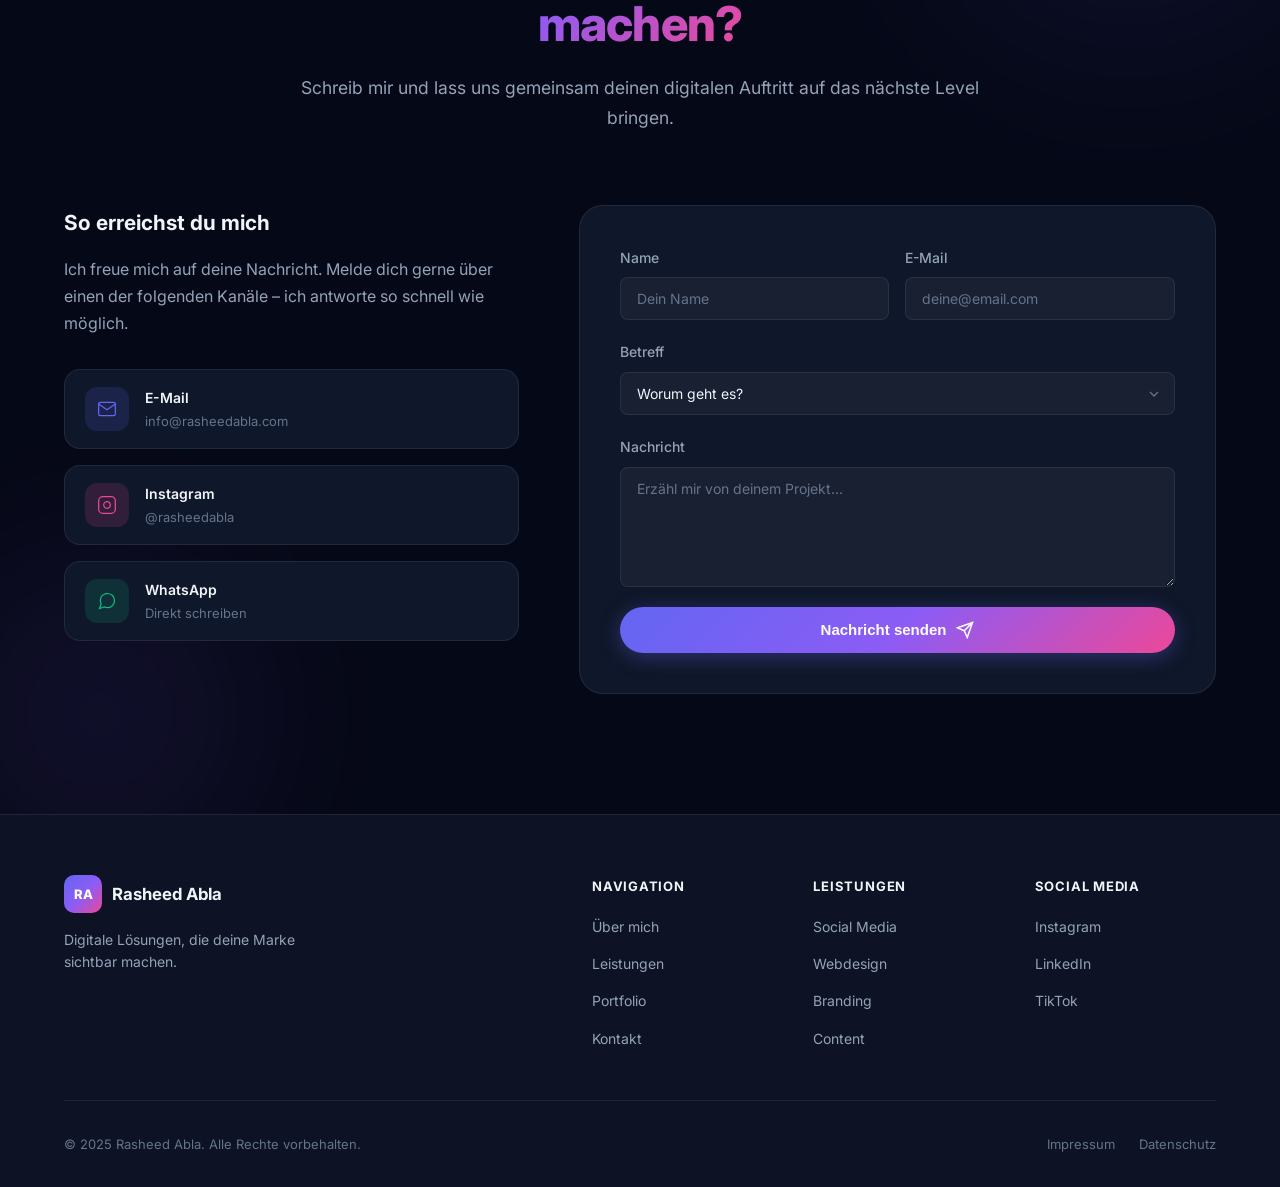
<file: rasheed-abla-website.html>
<!DOCTYPE html>
<html lang="de">
<head>
  <meta charset="UTF-8" />
  <meta name="viewport" content="width=device-width, initial-scale=1.0" />
  <meta name="description" content="Rasheed Abla – Digitale Lösungen für Marken, Unternehmen und Creator. Social Media Management, Webdesign, Post Design und mehr." />
  <meta name="keywords" content="Social Media Management, Webdesign, Post Design, Branding, Digitalagentur, Rasheed Abla" />
  <meta name="author" content="Rasheed Abla" />
  <meta property="og:title" content="Rasheed Abla – Digitale Lösungen" />
  <meta property="og:description" content="Ich helfe Unternehmen, Marken und Creatorn dabei, online professionell aufzutreten." />
  <meta property="og:type" content="website" />
  <title>Rasheed Abla – Digitale Lösungen</title>
  <style>
/* =============================================
   RASHEED ABLA – PREMIUM DIGITAL AGENCY THEME
   ============================================= */

/* ---- Reset & Base ---- */
*, *::before, *::after { box-sizing: border-box; margin: 0; padding: 0; }

:root {
  --bg-primary:    #050816;
  --bg-secondary:  #0d1224;
  --bg-card:       #0f172a;
  --bg-card-hover: #161f35;
  --border:        rgba(255,255,255,0.08);
  --border-hover:  rgba(99,102,241,0.4);

  --accent-blue:   #6366f1;
  --accent-violet: #8b5cf6;
  --accent-green:  #10b981;
  --accent-cyan:   #0ea5e9;

  --grad-primary:  linear-gradient(135deg, #6366f1 0%, #8b5cf6 50%, #ec4899 100%);
  --grad-blue:     linear-gradient(135deg, #0ea5e9, #6366f1);
  --grad-green:    linear-gradient(135deg, #10b981, #0ea5e9);

  --text-primary:  #f1f5f9;
  --text-secondary:#94a3b8;
  --text-muted:    #64748b;

  --font:          'Inter', system-ui, -apple-system, sans-serif;
  --radius:        16px;
  --radius-lg:     24px;
  --radius-sm:     8px;
  --shadow:        0 4px 24px rgba(0,0,0,0.3);
  --shadow-lg:     0 20px 60px rgba(0,0,0,0.5);
  --transition:    0.3s cubic-bezier(0.4, 0, 0.2, 1);
}

html { scroll-behavior: smooth; font-size: 16px; }

body {
  font-family: var(--font);
  background: var(--bg-primary);
  color: var(--text-primary);
  line-height: 1.7;
  overflow-x: hidden;
  -webkit-font-smoothing: antialiased;
}

a { text-decoration: none; color: inherit; }
img { max-width: 100%; display: block; }
ul { list-style: none; }

/* ---- Utilities ---- */
.container {
  max-width: 1200px;
  margin: 0 auto;
  padding: 0 24px;
}

.gradient-text {
  background: var(--grad-primary);
  -webkit-background-clip: text;
  -webkit-text-fill-color: transparent;
  background-clip: text;
}

.gradient-bg {
  background: var(--grad-primary) !important;
}

.section { padding: 120px 0; }

.section-header {
  text-align: center;
  max-width: 680px;
  margin: 0 auto 72px;
}

.section-tag {
  display: inline-flex;
  align-items: center;
  gap: 8px;
  font-size: 13px;
  font-weight: 600;
  letter-spacing: 0.1em;
  text-transform: uppercase;
  color: var(--accent-blue);
  background: rgba(99,102,241,0.12);
  border: 1px solid rgba(99,102,241,0.25);
  padding: 6px 16px;
  border-radius: 100px;
  margin-bottom: 20px;
}

.section-title {
  font-size: clamp(2rem, 4vw, 3rem);
  font-weight: 800;
  line-height: 1.2;
  letter-spacing: -0.02em;
  margin-bottom: 20px;
}

.section-subtitle {
  font-size: 1.1rem;
  color: var(--text-secondary);
  line-height: 1.7;
}

.mt-2 { margin-top: 32px; }

/* ---- Buttons ---- */
.btn {
  display: inline-flex;
  align-items: center;
  gap: 10px;
  padding: 14px 28px;
  border-radius: 100px;
  font-size: 15px;
  font-weight: 600;
  cursor: pointer;
  border: none;
  transition: var(--transition);
  position: relative;
  overflow: hidden;
}

.btn svg { width: 18px; height: 18px; flex-shrink: 0; transition: transform 0.2s; }
.btn:hover svg { transform: translateX(3px); }

.btn-primary {
  background: var(--grad-primary);
  color: #fff;
  box-shadow: 0 4px 20px rgba(99,102,241,0.35);
}
.btn-primary:hover {
  transform: translateY(-2px);
  box-shadow: 0 8px 32px rgba(99,102,241,0.5);
}

.btn-secondary {
  background: rgba(255,255,255,0.07);
  color: var(--text-primary);
  border: 1px solid var(--border);
  backdrop-filter: blur(8px);
}
.btn-secondary:hover {
  background: rgba(255,255,255,0.12);
  border-color: rgba(255,255,255,0.2);
  transform: translateY(-2px);
}

.w-full { width: 100%; justify-content: center; }

/* ---- Navbar ---- */
.navbar {
  position: fixed;
  top: 0;
  left: 0;
  right: 0;
  z-index: 1000;
  padding: 20px 0;
  transition: background 0.3s, padding 0.3s, backdrop-filter 0.3s;
}

.navbar.scrolled {
  background: rgba(5,8,22,0.85);
  backdrop-filter: blur(20px);
  -webkit-backdrop-filter: blur(20px);
  padding: 14px 0;
  border-bottom: 1px solid var(--border);
}

.nav-container {
  max-width: 1200px;
  margin: 0 auto;
  padding: 0 24px;
  display: flex;
  align-items: center;
  justify-content: space-between;
}

.nav-logo {
  display: flex;
  align-items: center;
  gap: 10px;
  font-weight: 700;
  font-size: 1.05rem;
}

.logo-icon {
  width: 38px;
  height: 38px;
  background: var(--grad-primary);
  border-radius: 10px;
  display: grid;
  place-items: center;
  font-size: 13px;
  font-weight: 800;
  color: #fff;
}

.nav-links {
  display: flex;
  align-items: center;
  gap: 8px;
}

.nav-links a {
  padding: 8px 14px;
  font-size: 14px;
  font-weight: 500;
  color: var(--text-secondary);
  border-radius: 8px;
  transition: color 0.2s, background 0.2s;
}

.nav-links a:hover { color: var(--text-primary); background: rgba(255,255,255,0.06); }

.nav-cta {
  background: var(--grad-primary) !important;
  color: #fff !important;
  padding: 9px 20px !important;
  border-radius: 100px !important;
  box-shadow: 0 4px 16px rgba(99,102,241,0.3);
}
.nav-cta:hover { box-shadow: 0 6px 24px rgba(99,102,241,0.5); transform: translateY(-1px); }

.hamburger {
  display: none;
  flex-direction: column;
  gap: 5px;
  background: none;
  border: none;
  cursor: pointer;
  padding: 4px;
}
.hamburger span {
  display: block;
  width: 24px;
  height: 2px;
  background: var(--text-primary);
  border-radius: 2px;
  transition: var(--transition);
}
.hamburger.open span:nth-child(1) { transform: translateY(7px) rotate(45deg); }
.hamburger.open span:nth-child(2) { opacity: 0; transform: scaleX(0); }
.hamburger.open span:nth-child(3) { transform: translateY(-7px) rotate(-45deg); }

/* ---- Hero ---- */
.hero {
  position: relative;
  min-height: 100vh;
  display: flex;
  align-items: center;
  overflow: hidden;
  padding: 120px 0 80px;
}

.hero-bg {
  position: absolute;
  inset: 0;
  z-index: 0;
}

.hero-orb {
  position: absolute;
  border-radius: 50%;
  filter: blur(100px);
  opacity: 0.3;
}
.orb-1 {
  width: 600px; height: 600px;
  background: radial-gradient(circle, #6366f1 0%, transparent 70%);
  top: -200px; right: -100px;
  animation: float 8s ease-in-out infinite;
}
.orb-2 {
  width: 500px; height: 500px;
  background: radial-gradient(circle, #8b5cf6 0%, transparent 70%);
  bottom: -150px; left: -100px;
  animation: float 10s ease-in-out infinite reverse;
}
.orb-3 {
  width: 300px; height: 300px;
  background: radial-gradient(circle, #10b981 0%, transparent 70%);
  top: 40%; left: 40%;
  opacity: 0.15;
  animation: float 12s ease-in-out infinite;
}

.hero-grid {
  position: absolute;
  inset: 0;
  background-image:
    linear-gradient(rgba(255,255,255,0.03) 1px, transparent 1px),
    linear-gradient(90deg, rgba(255,255,255,0.03) 1px, transparent 1px);
  background-size: 60px 60px;
  mask-image: radial-gradient(ellipse at center, black 30%, transparent 80%);
}

.hero .container {
  position: relative;
  z-index: 1;
  display: grid;
  grid-template-columns: 1fr 1fr;
  gap: 80px;
  align-items: center;
  max-width: 1200px;
  margin: 0 auto;
  padding: 0 64px;
  width: 100%;
}

.hero-content {
  padding-left: 16px;
}

.hero-badge {
  display: inline-flex;
  align-items: center;
  gap: 8px;
  font-size: 13px;
  font-weight: 500;
  color: var(--text-secondary);
  background: rgba(255,255,255,0.05);
  border: 1px solid var(--border);
  padding: 7px 16px;
  border-radius: 100px;
  margin-bottom: 24px;
  backdrop-filter: blur(8px);
}

.badge-dot {
  width: 8px; height: 8px;
  background: var(--accent-green);
  border-radius: 50%;
  box-shadow: 0 0 8px var(--accent-green);
  animation: pulse 2s infinite;
}

.hero-title {
  font-size: clamp(2.2rem, 4.5vw, 3.8rem);
  font-weight: 900;
  line-height: 1.1;
  letter-spacing: -0.03em;
  margin-bottom: 24px;
}

.hero-subtitle {
  font-size: 1.1rem;
  color: var(--text-secondary);
  line-height: 1.7;
  max-width: 520px;
  margin-bottom: 40px;
}

.hero-actions {
  display: flex;
  gap: 16px;
  flex-wrap: wrap;
  margin-bottom: 56px;
}

.hero-stats {
  display: flex;
  align-items: center;
  gap: 28px;
}

.stat { text-align: center; }
.stat-number {
  display: block;
  font-size: 1.8rem;
  font-weight: 800;
  background: var(--grad-primary);
  -webkit-background-clip: text;
  -webkit-text-fill-color: transparent;
  background-clip: text;
  line-height: 1;
  margin-bottom: 4px;
}
.stat-label { font-size: 12px; color: var(--text-muted); font-weight: 500; }
.stat-divider { width: 1px; height: 40px; background: var(--border); }

/* Hero Visual */
.hero-visual {
  position: relative;
  display: flex;
  justify-content: center;
  align-items: center;
  height: 500px;
}

.hero-mockup {
  width: 360px;
  background: var(--bg-card);
  border: 1px solid var(--border);
  border-radius: var(--radius-lg);
  overflow: hidden;
  box-shadow: var(--shadow-lg), 0 0 80px rgba(99,102,241,0.1);
  animation: float 6s ease-in-out infinite;
}

.mockup-bar {
  display: flex;
  gap: 6px;
  padding: 14px 16px;
  background: rgba(255,255,255,0.03);
  border-bottom: 1px solid var(--border);
}
.mockup-bar span {
  width: 10px; height: 10px;
  border-radius: 50%;
  background: rgba(255,255,255,0.15);
}
.mockup-bar span:nth-child(1) { background: #ef4444; }
.mockup-bar span:nth-child(2) { background: #f59e0b; }
.mockup-bar span:nth-child(3) { background: #10b981; }

.mockup-content { padding: 20px; display: flex; flex-direction: column; gap: 12px; }
.mockup-line {
  height: 10px;
  background: rgba(255,255,255,0.08);
  border-radius: 100px;
}
.mockup-line.w-60 { width: 60%; }
.mockup-line.w-80 { width: 80%; }
.mockup-line.w-40 { width: 40%; }
.mockup-line.w-70 { width: 70%; }
.mockup-line.w-50 { width: 50%; }

.mockup-cards {
  display: grid;
  grid-template-columns: repeat(3, 1fr);
  gap: 8px;
  margin: 4px 0;
}
.mockup-card {
  height: 70px;
  border-radius: 8px;
}
.mockup-card.c1 { background: linear-gradient(135deg, #6366f1, #8b5cf6); }
.mockup-card.c2 { background: linear-gradient(135deg, #0ea5e9, #6366f1); }
.mockup-card.c3 { background: linear-gradient(135deg, #10b981, #0ea5e9); }

.hero-card-float {
  position: absolute;
  display: flex;
  align-items: center;
  gap: 12px;
  background: rgba(15,23,42,0.9);
  backdrop-filter: blur(16px);
  border: 1px solid var(--border);
  border-radius: var(--radius);
  padding: 12px 18px;
  box-shadow: var(--shadow);
  white-space: nowrap;
}

.float-icon { font-size: 1.4rem; }
.float-text { display: flex; flex-direction: column; }
.float-text strong { font-size: 13px; font-weight: 600; }
.float-text span { font-size: 11px; color: var(--text-muted); }

.card-float-1 { top: 30px; left: -20px; animation: float 5s 0s ease-in-out infinite; }
.card-float-2 { top: 50%; right: -30px; transform: translateY(-50%); animation: float 5s 1s ease-in-out infinite; }
.card-float-3 { bottom: 40px; left: 0; animation: float 5s 2s ease-in-out infinite; }

.scroll-down {
  position: absolute;
  bottom: 32px;
  left: 50%;
  transform: translateX(-50%);
  display: flex;
  flex-direction: column;
  align-items: center;
  gap: 8px;
  font-size: 12px;
  color: var(--text-muted);
  z-index: 1;
  animation: bounce 2s infinite;
}

.scroll-arrow {
  width: 20px; height: 20px;
  border-right: 2px solid var(--text-muted);
  border-bottom: 2px solid var(--text-muted);
  transform: rotate(45deg);
}

/* ---- About ---- */
.about { background: var(--bg-secondary); }

.about-grid {
  display: grid;
  grid-template-columns: 1fr 1fr;
  gap: 80px;
  align-items: center;
}

.about-image-wrap {
  position: relative;
  display: flex;
  justify-content: center;
}

.about-image-bg {
  position: absolute;
  inset: -20px;
  background: var(--grad-primary);
  border-radius: 30px;
  opacity: 0.1;
  filter: blur(30px);
}

.about-image-card {
  position: relative;
  width: 320px;
  height: 380px;
  background: var(--bg-card);
  border: 1px solid var(--border);
  border-radius: var(--radius-lg);
  display: flex;
  align-items: center;
  justify-content: center;
  overflow: hidden;
}

.portrait-placeholder {
  position: relative;
  width: 160px;
  height: 160px;
}

.portrait-initials {
  width: 100%;
  height: 100%;
  background: var(--grad-primary);
  border-radius: 50%;
  display: flex;
  align-items: center;
  justify-content: center;
  font-size: 2.5rem;
  font-weight: 800;
  color: white;
  position: relative;
  z-index: 2;
}

.portrait-ring {
  position: absolute;
  border-radius: 50%;
  border: 2px solid;
  top: 50%; left: 50%;
  transform: translate(-50%, -50%);
  opacity: 0.3;
}
.ring-1 {
  width: 200px; height: 200px;
  border-color: var(--accent-blue);
  animation: spin 12s linear infinite;
}
.ring-2 {
  width: 240px; height: 240px;
  border-color: var(--accent-violet);
  animation: spin 20s linear infinite reverse;
}

.about-badge {
  position: absolute;
  display: flex;
  align-items: center;
  gap: 10px;
  background: rgba(15,23,42,0.95);
  backdrop-filter: blur(12px);
  border: 1px solid var(--border);
  border-radius: var(--radius);
  padding: 10px 16px;
  box-shadow: var(--shadow);
  font-size: 13px;
}
.about-badge > span { font-size: 1.2rem; }
.about-badge div { display: flex; flex-direction: column; }
.about-badge strong { font-weight: 600; font-size: 12px; }
.about-badge span:not(:first-child) { font-size: 11px; color: var(--text-muted); }

.ab-1 { top: 30px; right: -20px; }
.ab-2 { bottom: 30px; left: -20px; }

.about-content .section-tag { margin-bottom: 16px; }
.about-content .section-title { text-align: left; }
.about-text { color: var(--text-secondary); margin-bottom: 16px; font-size: 1rem; }

.about-skills {
  display: flex;
  flex-wrap: wrap;
  gap: 10px;
  margin-top: 24px;
  margin-bottom: 8px;
}

.skill-tag {
  padding: 6px 14px;
  background: rgba(99,102,241,0.1);
  border: 1px solid rgba(99,102,241,0.2);
  border-radius: 100px;
  font-size: 13px;
  font-weight: 500;
  color: var(--accent-blue);
  transition: var(--transition);
}
.skill-tag:hover {
  background: rgba(99,102,241,0.2);
  border-color: var(--accent-blue);
}

/* ---- Services ---- */
.services-grid {
  display: grid;
  grid-template-columns: repeat(3, 1fr);
  gap: 24px;
}

.service-card {
  position: relative;
  background: var(--bg-card);
  border: 1px solid var(--border);
  border-radius: var(--radius-lg);
  padding: 32px;
  transition: var(--transition);
  overflow: hidden;
  cursor: pointer;
}

.service-card::before {
  content: '';
  position: absolute;
  inset: 0;
  background: var(--grad-primary);
  opacity: 0;
  transition: opacity 0.3s;
  z-index: 0;
}

.service-card:hover {
  border-color: var(--border-hover);
  transform: translateY(-6px);
  box-shadow: 0 20px 40px rgba(99,102,241,0.15);
}

.service-card:hover::before { opacity: 0.04; }
.service-card > * { position: relative; z-index: 1; }

.service-card.featured {
  border-color: rgba(99,102,241,0.4);
  background: linear-gradient(135deg, rgba(99,102,241,0.08) 0%, rgba(139,92,246,0.06) 100%);
  box-shadow: 0 0 40px rgba(99,102,241,0.1);
}

.featured-label {
  position: absolute;
  top: 20px;
  right: 20px;
  font-size: 11px;
  font-weight: 700;
  letter-spacing: 0.05em;
  text-transform: uppercase;
  background: var(--grad-primary);
  color: white;
  padding: 4px 10px;
  border-radius: 100px;
  z-index: 2;
}

.service-icon-wrap { margin-bottom: 20px; }
.service-icon {
  width: 52px; height: 52px;
  background: rgba(99,102,241,0.12);
  border: 1px solid rgba(99,102,241,0.2);
  border-radius: 14px;
  display: flex;
  align-items: center;
  justify-content: center;
  transition: var(--transition);
}
.service-icon svg { width: 24px; height: 24px; color: var(--accent-blue); }
.service-card:hover .service-icon {
  background: var(--grad-primary);
  border-color: transparent;
}
.service-card:hover .service-icon svg { color: white; }

.service-card h3 { font-size: 1.1rem; font-weight: 700; margin-bottom: 12px; }
.service-card p { color: var(--text-secondary); font-size: 0.9rem; line-height: 1.6; margin-bottom: 20px; }

.service-tags {
  display: flex;
  flex-wrap: wrap;
  gap: 8px;
  margin-bottom: 20px;
}
.service-tags span {
  font-size: 11px;
  font-weight: 600;
  padding: 3px 10px;
  background: rgba(255,255,255,0.05);
  border: 1px solid var(--border);
  border-radius: 100px;
  color: var(--text-muted);
}

.service-arrow {
  display: flex;
  align-items: center;
  justify-content: flex-end;
  opacity: 0;
  transform: translateX(-8px);
  transition: var(--transition);
}
.service-arrow svg { width: 18px; height: 18px; color: var(--accent-blue); }
.service-card:hover .service-arrow { opacity: 1; transform: translateX(0); }

/* ---- Why Section ---- */
.why {
  background: var(--bg-secondary);
  position: relative;
  overflow: hidden;
}

.why::before {
  content: '';
  position: absolute;
  top: 50%; left: 50%;
  transform: translate(-50%, -50%);
  width: 800px; height: 400px;
  background: radial-gradient(ellipse, rgba(99,102,241,0.06) 0%, transparent 70%);
}

.why-grid {
  display: grid;
  grid-template-columns: repeat(3, 1fr);
  gap: 24px;
}

.why-card {
  background: var(--bg-card);
  border: 1px solid var(--border);
  border-radius: var(--radius-lg);
  padding: 32px;
  transition: var(--transition);
  position: relative;
  overflow: hidden;
}

.why-card::after {
  content: '';
  position: absolute;
  bottom: 0; left: 0; right: 0;
  height: 3px;
  background: var(--grad-primary);
  transform: scaleX(0);
  transition: transform 0.3s;
  transform-origin: left;
}
.why-card:hover::after { transform: scaleX(1); }
.why-card:hover {
  border-color: var(--border-hover);
  transform: translateY(-4px);
  box-shadow: 0 16px 32px rgba(99,102,241,0.1);
}

.why-icon {
  font-size: 1.8rem;
  margin-bottom: 16px;
  display: block;
  background: var(--grad-primary);
  -webkit-background-clip: text;
  -webkit-text-fill-color: transparent;
  background-clip: text;
}
.why-card h3 { font-size: 1rem; font-weight: 700; margin-bottom: 10px; }
.why-card p { font-size: 0.875rem; color: var(--text-secondary); line-height: 1.6; }

/* ---- Process ---- */
.process-steps {
  position: relative;
  display: grid;
  grid-template-columns: repeat(4, 1fr);
  gap: 24px;
}

.process-line {
  position: absolute;
  top: 52px;
  left: calc(12.5% + 12px);
  right: calc(12.5% + 12px);
  height: 2px;
  background: linear-gradient(90deg, var(--accent-blue), var(--accent-violet), var(--accent-blue));
  opacity: 0.3;
  z-index: 0;
}

.process-step {
  position: relative;
  z-index: 1;
  text-align: center;
}

.step-number {
  font-size: 11px;
  font-weight: 800;
  letter-spacing: 0.1em;
  color: var(--text-muted);
  margin-bottom: 8px;
}

.step-content {
  background: var(--bg-card);
  border: 1px solid var(--border);
  border-radius: var(--radius-lg);
  padding: 28px 20px;
  transition: var(--transition);
}

.process-step:hover .step-content {
  border-color: var(--border-hover);
  transform: translateY(-4px);
  box-shadow: 0 16px 32px rgba(99,102,241,0.1);
}

.step-icon {
  font-size: 2rem;
  margin-bottom: 16px;
  display: block;
  width: 60px; height: 60px;
  background: rgba(99,102,241,0.1);
  border: 1px solid rgba(99,102,241,0.2);
  border-radius: 50%;
  display: flex;
  align-items: center;
  justify-content: center;
  margin: 0 auto 16px;
  font-size: 1.5rem;
}

.step-content h3 { font-size: 1rem; font-weight: 700; margin-bottom: 10px; }
.step-content p { font-size: 0.85rem; color: var(--text-secondary); line-height: 1.6; }

/* ---- Portfolio ---- */
.portfolio { background: var(--bg-secondary); }

.portfolio-filter {
  display: flex;
  justify-content: center;
  gap: 10px;
  margin-bottom: 48px;
  flex-wrap: wrap;
}

.filter-btn {
  padding: 8px 20px;
  border-radius: 100px;
  font-size: 14px;
  font-weight: 500;
  cursor: pointer;
  background: rgba(255,255,255,0.05);
  border: 1px solid var(--border);
  color: var(--text-secondary);
  transition: var(--transition);
}
.filter-btn:hover {
  background: rgba(255,255,255,0.08);
  color: var(--text-primary);
}
.filter-btn.active {
  background: var(--grad-primary);
  border-color: transparent;
  color: white;
  box-shadow: 0 4px 16px rgba(99,102,241,0.3);
}

.portfolio-grid {
  display: grid;
  grid-template-columns: repeat(3, 1fr);
  grid-auto-rows: 280px;
  gap: 24px;
}

.portfolio-card {
  border-radius: var(--radius-lg);
  overflow: hidden;
  background: var(--bg-card);
  border: 1px solid var(--border);
  transition: var(--transition);
  display: flex;
  flex-direction: column;
}

.portfolio-card.large {
  grid-column: span 2;
}

.portfolio-card:hover {
  transform: translateY(-4px);
  border-color: var(--border-hover);
  box-shadow: 0 16px 40px rgba(0,0,0,0.4);
}

.portfolio-image {
  flex: 1;
  position: relative;
  display: flex;
  align-items: center;
  justify-content: center;
  overflow: hidden;
  cursor: pointer;
}

.portfolio-overlay {
  position: absolute;
  inset: 0;
  background: rgba(0,0,0,0.5);
  display: flex;
  align-items: center;
  justify-content: center;
  opacity: 0;
  transition: opacity 0.3s;
}

.portfolio-card:hover .portfolio-overlay { opacity: 1; }

.portfolio-view {
  padding: 10px 24px;
  background: white;
  color: #0f172a;
  border-radius: 100px;
  font-weight: 600;
  font-size: 14px;
  transform: translateY(8px);
  transition: transform 0.3s;
}
.portfolio-card:hover .portfolio-view { transform: translateY(0); }

.portfolio-info {
  padding: 16px 20px;
  background: var(--bg-card);
}

.portfolio-category {
  font-size: 11px;
  font-weight: 700;
  letter-spacing: 0.08em;
  text-transform: uppercase;
  color: var(--accent-blue);
  display: block;
  margin-bottom: 6px;
}
.portfolio-info h3 { font-size: 15px; font-weight: 700; margin-bottom: 4px; }
.portfolio-info p { font-size: 12px; color: var(--text-muted); line-height: 1.5; }

/* Portfolio mockup content */
.portfolio-mockup-content {
  padding: 20px;
  display: flex;
  flex-direction: column;
  gap: 10px;
  width: 100%;
}

.pm-line {
  height: 8px;
  background: rgba(255,255,255,0.25);
  border-radius: 100px;
}
.pm-line.lighter { background: rgba(255,255,255,0.3); }
.pm-grid {
  display: grid;
  grid-template-columns: repeat(3, 1fr);
  gap: 8px;
  margin: 4px 0;
}
.pm-square {
  height: 50px;
  background: rgba(255,255,255,0.2);
  border-radius: 8px;
}
.pm-square-lg {
  height: 80px;
  background: rgba(255,255,255,0.2);
  border-radius: 10px;
  width: 80%;
  margin: 0 auto;
}
.pm-btn {
  height: 28px;
  width: 40%;
  background: rgba(255,255,255,0.3);
  border-radius: 100px;
}

/* Web mockup */
.web-mock { padding: 0; overflow: hidden; }
.web-bar {
  display: flex;
  gap: 5px;
  padding: 10px 14px;
  background: rgba(0,0,0,0.2);
}
.web-bar span {
  width: 8px; height: 8px;
  border-radius: 50%;
  background: rgba(255,255,255,0.2);
}
.web-bar span:nth-child(1) { background: rgba(239,68,68,0.7); }
.web-bar span:nth-child(2) { background: rgba(245,158,11,0.7); }
.web-bar span:nth-child(3) { background: rgba(16,185,129,0.7); }
.web-cols {
  display: grid;
  grid-template-columns: 2fr 1fr;
  gap: 10px;
  padding: 10px 14px;
}
.web-col-main { height: 80px; background: rgba(255,255,255,0.15); border-radius: 8px; }
.web-col-side { height: 80px; background: rgba(255,255,255,0.1); border-radius: 8px; }

/* Instagram mockup */
.insta-mock { background: rgba(0,0,0,0.2); border-radius: 12px; padding: 12px; width: 80%; }
.im-header { display: flex; align-items: center; gap: 8px; margin-bottom: 10px; }
.im-avatar { width: 28px; height: 28px; border-radius: 50%; background: rgba(255,255,255,0.3); }
.im-name { height: 8px; width: 60%; background: rgba(255,255,255,0.25); border-radius: 100px; }
.im-image { height: 80px; background: rgba(255,255,255,0.15); border-radius: 8px; margin-bottom: 8px; }
.im-caption { height: 6px; width: 70%; background: rgba(255,255,255,0.2); border-radius: 100px; }

/* Brand mockup */
.brand-mock { align-items: center; }
.brand-circle {
  width: 70px; height: 70px;
  border-radius: 50%;
  background: rgba(255,255,255,0.3);
  margin: 0 auto 12px;
}
.brand-lines { text-align: center; margin-bottom: 12px; }
.brand-lines .pm-line { margin: 6px auto; }
.brand-colors { display: flex; gap: 8px; justify-content: center; }
.bc {
  width: 28px; height: 28px;
  border-radius: 50%;
}
.bc.c1 { background: rgba(255,255,255,0.9); }
.bc.c2 { background: rgba(255,255,255,0.5); }
.bc.c3 { background: rgba(255,255,255,0.25); }
.bc.c4 { background: rgba(255,255,255,0.1); }

/* ---- Contact ---- */
.contact {
  position: relative;
  overflow: hidden;
}

.contact-bg {
  position: absolute;
  inset: 0;
  z-index: 0;
}
.contact-orb {
  position: absolute;
  border-radius: 50%;
  filter: blur(100px);
  opacity: 0.2;
}
.c-orb-1 {
  width: 500px; height: 500px;
  background: radial-gradient(circle, #6366f1, transparent 70%);
  top: -100px; right: -100px;
}
.c-orb-2 {
  width: 400px; height: 400px;
  background: radial-gradient(circle, #8b5cf6, transparent 70%);
  bottom: -100px; left: -100px;
}

.contact-header {
  text-align: center;
  max-width: 700px;
  margin: 0 auto 72px;
  position: relative;
  z-index: 1;
}

.contact-grid {
  display: grid;
  grid-template-columns: 1fr 1.4fr;
  gap: 60px;
  align-items: start;
  position: relative;
  z-index: 1;
}

.contact-info h3 {
  font-size: 1.3rem;
  font-weight: 700;
  margin-bottom: 16px;
}
.contact-info > p {
  color: var(--text-secondary);
  line-height: 1.7;
  margin-bottom: 32px;
}

.contact-methods { display: flex; flex-direction: column; gap: 16px; }

.contact-method {
  display: flex;
  align-items: center;
  gap: 16px;
  padding: 16px 20px;
  background: var(--bg-card);
  border: 1px solid var(--border);
  border-radius: var(--radius);
  transition: var(--transition);
}
.contact-method:hover {
  border-color: var(--border-hover);
  transform: translateX(4px);
  box-shadow: 0 8px 24px rgba(99,102,241,0.1);
}

.cm-icon {
  width: 44px; height: 44px;
  border-radius: 12px;
  display: flex;
  align-items: center;
  justify-content: center;
  flex-shrink: 0;
}
.cm-icon svg { width: 20px; height: 20px; }
.email-icon { background: rgba(99,102,241,0.15); color: var(--accent-blue); }
.insta-icon { background: rgba(236,72,153,0.15); color: #ec4899; }
.whatsapp-icon { background: rgba(16,185,129,0.15); color: var(--accent-green); }

.cm-text { display: flex; flex-direction: column; }
.cm-text strong { font-size: 14px; font-weight: 600; }
.cm-text span { font-size: 13px; color: var(--text-muted); }

/* Contact Form */
.contact-form {
  background: var(--bg-card);
  border: 1px solid var(--border);
  border-radius: var(--radius-lg);
  padding: 40px;
  display: flex;
  flex-direction: column;
  gap: 20px;
}

.form-row { display: grid; grid-template-columns: 1fr 1fr; gap: 16px; }

.form-group {
  display: flex;
  flex-direction: column;
  gap: 8px;
}

.form-group label {
  font-size: 14px;
  font-weight: 500;
  color: var(--text-secondary);
}

.form-group input,
.form-group select,
.form-group textarea {
  background: rgba(255,255,255,0.04);
  border: 1px solid var(--border);
  border-radius: var(--radius-sm);
  padding: 12px 16px;
  color: var(--text-primary);
  font-family: var(--font);
  font-size: 14px;
  transition: border-color 0.2s, box-shadow 0.2s;
  outline: none;
  -webkit-appearance: none;
}

.form-group select {
  cursor: pointer;
  background-image: url("data:image/svg+xml,%3Csvg xmlns='http://www.w3.org/2000/svg' fill='none' viewBox='0 0 24 24' stroke='%2364748b' stroke-width='2'%3E%3Cpath d='M6 9l6 6 6-6'/%3E%3C/svg%3E");
  background-repeat: no-repeat;
  background-position: right 12px center;
  background-size: 16px;
  padding-right: 40px;
}
.form-group select option { background: #0d1224; }

.form-group input:focus,
.form-group select:focus,
.form-group textarea:focus {
  border-color: var(--accent-blue);
  box-shadow: 0 0 0 3px rgba(99,102,241,0.1);
}

.form-group textarea { resize: vertical; min-height: 120px; }

.form-group input::placeholder,
.form-group textarea::placeholder { color: var(--text-muted); }

.form-success {
  display: none;
  text-align: center;
  padding: 14px;
  background: rgba(16,185,129,0.1);
  border: 1px solid rgba(16,185,129,0.3);
  border-radius: var(--radius-sm);
  color: var(--accent-green);
  font-size: 14px;
  font-weight: 500;
}

/* ---- Footer ---- */
.footer {
  background: var(--bg-secondary);
  border-top: 1px solid var(--border);
  padding: 60px 0 32px;
}

.footer-top {
  display: grid;
  grid-template-columns: 1.5fr 2fr;
  gap: 60px;
  padding-bottom: 48px;
  border-bottom: 1px solid var(--border);
  margin-bottom: 32px;
}

.footer-brand p {
  color: var(--text-secondary);
  font-size: 14px;
  margin-top: 16px;
  max-width: 280px;
  line-height: 1.6;
}

.footer-links {
  display: grid;
  grid-template-columns: repeat(3, 1fr);
  gap: 40px;
}

.footer-col h4 {
  font-size: 13px;
  font-weight: 700;
  letter-spacing: 0.06em;
  text-transform: uppercase;
  color: var(--text-primary);
  margin-bottom: 16px;
}

.footer-col ul { display: flex; flex-direction: column; gap: 10px; }
.footer-col a {
  font-size: 14px;
  color: var(--text-secondary);
  transition: color 0.2s;
}
.footer-col a:hover { color: var(--text-primary); }

.footer-bottom {
  display: flex;
  align-items: center;
  justify-content: space-between;
  font-size: 13px;
  color: var(--text-muted);
}

.footer-legal { display: flex; gap: 24px; }
.footer-legal a { color: var(--text-muted); transition: color 0.2s; }
.footer-legal a:hover { color: var(--text-primary); }

/* ---- Back to Top ---- */
.back-to-top {
  position: fixed;
  bottom: 32px;
  right: 32px;
  width: 48px; height: 48px;
  background: var(--grad-primary);
  border-radius: 50%;
  display: flex;
  align-items: center;
  justify-content: center;
  box-shadow: 0 4px 20px rgba(99,102,241,0.4);
  opacity: 0;
  transform: translateY(16px);
  transition: var(--transition);
  z-index: 999;
  pointer-events: none;
}
.back-to-top svg { width: 20px; height: 20px; color: white; }
.back-to-top.visible { opacity: 1; transform: translateY(0); pointer-events: auto; }
.back-to-top:hover { transform: translateY(-4px); box-shadow: 0 8px 28px rgba(99,102,241,0.5); }

/* ---- Animations ---- */
@keyframes float {
  0%, 100% { transform: translateY(0); }
  50% { transform: translateY(-16px); }
}

@keyframes bounce {
  0%, 100% { transform: translateX(-50%) translateY(0); }
  50% { transform: translateX(-50%) translateY(8px); }
}

@keyframes pulse {
  0%, 100% { box-shadow: 0 0 8px var(--accent-green); }
  50% { box-shadow: 0 0 16px var(--accent-green), 0 0 24px rgba(16,185,129,0.3); }
}

@keyframes spin {
  from { transform: translate(-50%, -50%) rotate(0deg); }
  to { transform: translate(-50%, -50%) rotate(360deg); }
}

[data-animate] {
  opacity: 0;
  transform: translateY(30px);
  transition: opacity 0.7s cubic-bezier(0.4, 0, 0.2, 1), transform 0.7s cubic-bezier(0.4, 0, 0.2, 1);
}
[data-animate].visible {
  opacity: 1;
  transform: translateY(0);
}

/* Stagger for grid children */
.services-grid [data-animate]:nth-child(2) { transition-delay: 0.1s; }
.services-grid [data-animate]:nth-child(3) { transition-delay: 0.2s; }
.services-grid [data-animate]:nth-child(4) { transition-delay: 0.3s; }
.services-grid [data-animate]:nth-child(5) { transition-delay: 0.4s; }
.services-grid [data-animate]:nth-child(6) { transition-delay: 0.5s; }

.why-grid [data-animate]:nth-child(2) { transition-delay: 0.1s; }
.why-grid [data-animate]:nth-child(3) { transition-delay: 0.2s; }
.why-grid [data-animate]:nth-child(4) { transition-delay: 0.3s; }
.why-grid [data-animate]:nth-child(5) { transition-delay: 0.4s; }
.why-grid [data-animate]:nth-child(6) { transition-delay: 0.5s; }

.process-steps [data-animate]:nth-child(2) { transition-delay: 0.15s; }
.process-steps [data-animate]:nth-child(3) { transition-delay: 0.3s; }
.process-steps [data-animate]:nth-child(4) { transition-delay: 0.45s; }

.portfolio-grid [data-animate]:nth-child(2) { transition-delay: 0.1s; }
.portfolio-grid [data-animate]:nth-child(3) { transition-delay: 0.2s; }
.portfolio-grid [data-animate]:nth-child(4) { transition-delay: 0.3s; }
.portfolio-grid [data-animate]:nth-child(5) { transition-delay: 0.4s; }
.portfolio-grid [data-animate]:nth-child(6) { transition-delay: 0.5s; }

/* =============================================
   RESPONSIVE
   ============================================= */

@media (max-width: 1024px) {
  .services-grid { grid-template-columns: repeat(2, 1fr); }
  .why-grid { grid-template-columns: repeat(2, 1fr); }
  .portfolio-grid { grid-template-columns: repeat(2, 1fr); }
  .portfolio-card.large { grid-column: span 2; }

  .hero .container { grid-template-columns: 1fr; text-align: center; gap: 40px; padding: 0 48px; }
  .hero-content { padding-left: 0; }
  .hero-subtitle { margin: 0 auto 40px; }
  .hero-actions { justify-content: center; }
  .hero-stats { justify-content: center; }
  .hero-visual { display: none; }
  .scroll-down { display: none; }
}

@media (max-width: 768px) {
  .section { padding: 80px 0; }
  .section-header { margin-bottom: 48px; }

  .navbar { padding: 16px 0; }
  .nav-links {
    position: fixed;
    top: 0; right: 0;
    width: 280px;
    height: 100vh;
    background: rgba(5,8,22,0.97);
    backdrop-filter: blur(20px);
    flex-direction: column;
    align-items: flex-start;
    padding: 80px 32px 40px;
    gap: 4px;
    transform: translateX(100%);
    transition: transform 0.35s cubic-bezier(0.4, 0, 0.2, 1);
    border-left: 1px solid var(--border);
  }
  .nav-links.open { transform: translateX(0); }
  .nav-links a { font-size: 16px; padding: 12px 8px; width: 100%; }
  .nav-cta { border-radius: 12px !important; text-align: center; }
  .hamburger { display: flex; z-index: 1001; }

  .hero { padding: 100px 0 60px; }
  .hero .container { padding: 0 32px; }
  .hero-title { font-size: 2.2rem; }
  .hero-stats { flex-wrap: wrap; gap: 20px; }

  .about-grid { grid-template-columns: 1fr; gap: 48px; }
  .about-content .section-title { text-align: center; }
  .about-skills { justify-content: center; }
  .about-content .btn { display: flex; margin: 0 auto; width: fit-content; }
  .about-image-wrap { display: none; }

  .services-grid { grid-template-columns: 1fr; }
  .why-grid { grid-template-columns: 1fr; }

  .process-steps { grid-template-columns: 1fr 1fr; }
  .process-line { display: none; }

  .portfolio-grid { grid-template-columns: 1fr; }
  .portfolio-card.large { grid-column: span 1; }
  .portfolio-grid { grid-auto-rows: 260px; }

  .contact-grid { grid-template-columns: 1fr; gap: 40px; }
  .contact-form { padding: 28px; }
  .form-row { grid-template-columns: 1fr; }

  .footer-top { grid-template-columns: 1fr; gap: 40px; }
  .footer-links { grid-template-columns: repeat(2, 1fr); }
  .footer-bottom { flex-direction: column; gap: 12px; text-align: center; }
}

@media (max-width: 480px) {
  .container { padding: 0 16px; }
  .hero-title { font-size: 1.9rem; }
  .hero-actions { flex-direction: column; }
  .hero-actions .btn { width: 100%; justify-content: center; }
  .process-steps { grid-template-columns: 1fr; }
  .footer-links { grid-template-columns: 1fr; }
}

</style>
  <link rel="preconnect" href="https://fonts.googleapis.com" />
  <link rel="preconnect" href="https://fonts.gstatic.com" crossorigin />
  <link href="https://fonts.googleapis.com/css2?family=Inter:wght@300;400;500;600;700;800;900&display=swap" rel="stylesheet" />
</head>
<body>

  <!-- Navigation -->
  <nav class="navbar" id="navbar">
    <div class="nav-container">
      <a href="#" class="nav-logo">
        <span class="logo-icon">RA</span>
        <span class="logo-text">Rasheed Abla</span>
      </a>
      <ul class="nav-links" id="navLinks">
        <li><a href="#about">Über mich</a></li>
        <li><a href="#services">Leistungen</a></li>
        <li><a href="#why">Warum ich?</a></li>
        <li><a href="#process">Prozess</a></li>
        <li><a href="#portfolio">Portfolio</a></li>
        <li><a href="#contact" class="nav-cta">Kontakt</a></li>
      </ul>
      <button class="hamburger" id="hamburger" aria-label="Menü öffnen">
        <span></span><span></span><span></span>
      </button>
    </div>
  </nav>

  <!-- Hero Section -->
  <section class="hero" id="home">
    <div class="hero-bg">
      <div class="hero-orb orb-1"></div>
      <div class="hero-orb orb-2"></div>
      <div class="hero-orb orb-3"></div>
      <div class="hero-grid"></div>
    </div>
    <div class="hero-content">
      <div class="hero-badge">
        <span class="badge-dot"></span>
        Verfügbar für neue Projekte
      </div>
      <h1 class="hero-title">
        Digitale Lösungen,<br />
        <span class="gradient-text">die deine Marke<br />sichtbar machen.</span>
      </h1>
      <p class="hero-subtitle">
        Ich helfe Unternehmen, Marken und Creatorn dabei, online professionell aufzutreten – mit
        Social Media Management, Webdesign, Post Design und kreativen digitalen Lösungen.
      </p>
      <div class="hero-actions">
        <a href="#contact" class="btn btn-primary">
          <span>Projekt anfragen</span>
          <svg viewBox="0 0 24 24" fill="none" stroke="currentColor" stroke-width="2"><path d="M5 12h14M12 5l7 7-7 7"/></svg>
        </a>
        <a href="#services" class="btn btn-secondary">
          <span>Leistungen ansehen</span>
        </a>
      </div>
      <div class="hero-stats">
        <div class="stat">
          <span class="stat-number">50+</span>
          <span class="stat-label">Projekte</span>
        </div>
        <div class="stat-divider"></div>
        <div class="stat">
          <span class="stat-number">30+</span>
          <span class="stat-label">Zufriedene Kunden</span>
        </div>
        <div class="stat-divider"></div>
        <div class="stat">
          <span class="stat-number">3+</span>
          <span class="stat-label">Jahre Erfahrung</span>
        </div>
      </div>
    </div>
    <div class="hero-visual">
      <div class="hero-card-float card-float-1">
        <div class="float-icon">📱</div>
        <div class="float-text">
          <strong>Social Media</strong>
          <span>+240% Reichweite</span>
        </div>
      </div>
      <div class="hero-card-float card-float-2">
        <div class="float-icon">🎨</div>
        <div class="float-text">
          <strong>Brand Design</strong>
          <span>Einzigartiger Look</span>
        </div>
      </div>
      <div class="hero-card-float card-float-3">
        <div class="float-icon">🚀</div>
        <div class="float-text">
          <strong>Webdesign</strong>
          <span>Konvertiert Besucher</span>
        </div>
      </div>
      <div class="hero-mockup">
        <div class="mockup-screen">
          <div class="mockup-bar">
            <span></span><span></span><span></span>
          </div>
          <div class="mockup-content">
            <div class="mockup-line w-60 gradient-bg"></div>
            <div class="mockup-line w-80"></div>
            <div class="mockup-line w-40"></div>
            <div class="mockup-cards">
              <div class="mockup-card c1"></div>
              <div class="mockup-card c2"></div>
              <div class="mockup-card c3"></div>
            </div>
            <div class="mockup-line w-70"></div>
            <div class="mockup-line w-50"></div>
          </div>
        </div>
      </div>
    </div>
    <a href="#about" class="scroll-down">
      <span>Mehr entdecken</span>
      <div class="scroll-arrow"></div>
    </a>
  </section>

  <!-- About Section -->
  <section class="about section" id="about">
    <div class="container">
      <div class="about-grid">
        <div class="about-image-wrap" data-animate>
          <div class="about-image-bg"></div>
          <div class="about-image-card">
            <div class="portrait-placeholder">
              <div class="portrait-initials">RA</div>
              <div class="portrait-ring ring-1"></div>
              <div class="portrait-ring ring-2"></div>
            </div>
          </div>
          <div class="about-badge ab-1">
            <span>🏆</span>
            <div>
              <strong>Top Qualität</strong>
              <span>Jedes Projekt</span>
            </div>
          </div>
          <div class="about-badge ab-2">
            <span>⚡</span>
            <div>
              <strong>Schnell</strong>
              <span>Immer pünktlich</span>
            </div>
          </div>
        </div>
        <div class="about-content" data-animate>
          <div class="section-tag">Über mich</div>
          <h2 class="section-title">Dein Partner für <span class="gradient-text">digitalen Erfolg</span></h2>
          <p class="about-text">
            Rasheed Abla unterstützt Marken und Unternehmen dabei, ihre digitale Präsenz aufzubauen,
            zu verbessern und sichtbar zu machen. Mit einem Blick für modernes Design, klare
            Kommunikation und wirkungsvolle Inhalte entstehen digitale Auftritte, die professionell
            wirken und Ergebnisse liefern.
          </p>
          <p class="about-text">
            Ob kompletter Markenauftritt, Social-Media-Strategie oder ein frisches Webdesign –
            jede Lösung wird individuell entwickelt und auf deine Ziele abgestimmt.
          </p>
          <div class="about-skills">
            <div class="skill-tag">Social Media</div>
            <div class="skill-tag">Webdesign</div>
            <div class="skill-tag">Branding</div>
            <div class="skill-tag">Content</div>
            <div class="skill-tag">Post Design</div>
            <div class="skill-tag">Strategie</div>
          </div>
          <a href="#contact" class="btn btn-primary mt-2">Zusammenarbeiten</a>
        </div>
      </div>
    </div>
  </section>

  <!-- Services Section -->
  <section class="services section" id="services">
    <div class="container">
      <div class="section-header" data-animate>
        <div class="section-tag">Leistungen</div>
        <h2 class="section-title">Was ich für dich <span class="gradient-text">tun kann</span></h2>
        <p class="section-subtitle">Maßgeschneiderte digitale Lösungen, die deine Marke voranbringen.</p>
      </div>
      <div class="services-grid">

        <div class="service-card" data-animate>
          <div class="service-icon-wrap">
            <div class="service-icon">
              <svg viewBox="0 0 24 24" fill="none" stroke="currentColor" stroke-width="1.5"><path d="M7 4h10a2 2 0 012 2v14l-3-2-2 2-2-2-2 2-2-2-3 2V6a2 2 0 012-2z"/><path d="M9 9h6M9 13h4"/></svg>
            </div>
          </div>
          <h3>Social Media Management</h3>
          <p>Planung, Gestaltung und Betreuung von Social-Media-Auftritten für mehr Reichweite, Professionalität und Wiedererkennung.</p>
          <div class="service-tags">
            <span>Instagram</span><span>TikTok</span><span>LinkedIn</span>
          </div>
          <div class="service-arrow">
            <svg viewBox="0 0 24 24" fill="none" stroke="currentColor" stroke-width="2"><path d="M5 12h14M12 5l7 7-7 7"/></svg>
          </div>
        </div>

        <div class="service-card featured" data-animate>
          <div class="featured-label">Beliebt</div>
          <div class="service-icon-wrap">
            <div class="service-icon">
              <svg viewBox="0 0 24 24" fill="none" stroke="currentColor" stroke-width="1.5"><rect x="3" y="3" width="18" height="18" rx="2"/><path d="M3 9h18M9 21V9"/></svg>
            </div>
          </div>
          <h3>Webdesign</h3>
          <p>Moderne, responsive Websites, die professionell aussehen, Vertrauen schaffen und Besucher zu Kunden machen.</p>
          <div class="service-tags">
            <span>Responsive</span><span>Modern</span><span>SEO</span>
          </div>
          <div class="service-arrow">
            <svg viewBox="0 0 24 24" fill="none" stroke="currentColor" stroke-width="2"><path d="M5 12h14M12 5l7 7-7 7"/></svg>
          </div>
        </div>

        <div class="service-card" data-animate>
          <div class="service-icon-wrap">
            <div class="service-icon">
              <svg viewBox="0 0 24 24" fill="none" stroke="currentColor" stroke-width="1.5"><circle cx="12" cy="12" r="9"/><path d="M12 8v4l3 3"/></svg>
            </div>
          </div>
          <h3>Post Design</h3>
          <p>Kreative und markengerechte Designs für Instagram, TikTok, Facebook, LinkedIn und andere Plattformen.</p>
          <div class="service-tags">
            <span>Feed</span><span>Stories</span><span>Reels</span>
          </div>
          <div class="service-arrow">
            <svg viewBox="0 0 24 24" fill="none" stroke="currentColor" stroke-width="2"><path d="M5 12h14M12 5l7 7-7 7"/></svg>
          </div>
        </div>

        <div class="service-card" data-animate>
          <div class="service-icon-wrap">
            <div class="service-icon">
              <svg viewBox="0 0 24 24" fill="none" stroke="currentColor" stroke-width="1.5"><path d="M12 2L2 7l10 5 10-5-10-5zM2 17l10 5 10-5M2 12l10 5 10-5"/></svg>
            </div>
          </div>
          <h3>Branding & visuelle Identität</h3>
          <p>Entwicklung eines einheitlichen Looks für Marken, inklusive Farben, Schriften, Designstil und Wiedererkennungswert.</p>
          <div class="service-tags">
            <span>Logo</span><span>Farben</span><span>Guidelines</span>
          </div>
          <div class="service-arrow">
            <svg viewBox="0 0 24 24" fill="none" stroke="currentColor" stroke-width="2"><path d="M5 12h14M12 5l7 7-7 7"/></svg>
          </div>
        </div>

        <div class="service-card" data-animate>
          <div class="service-icon-wrap">
            <div class="service-icon">
              <svg viewBox="0 0 24 24" fill="none" stroke="currentColor" stroke-width="1.5"><path d="M14 2H6a2 2 0 00-2 2v16a2 2 0 002 2h12a2 2 0 002-2V8l-6-6z"/><path d="M14 2v6h6M16 13H8M16 17H8M10 9H8"/></svg>
            </div>
          </div>
          <h3>Content-Erstellung</h3>
          <p>Unterstützung bei kreativen Inhalten, Texten, Grafiken und visuellen Konzepten für Social Media und Websites.</p>
          <div class="service-tags">
            <span>Texte</span><span>Grafiken</span><span>Konzepte</span>
          </div>
          <div class="service-arrow">
            <svg viewBox="0 0 24 24" fill="none" stroke="currentColor" stroke-width="2"><path d="M5 12h14M12 5l7 7-7 7"/></svg>
          </div>
        </div>

        <div class="service-card" data-animate>
          <div class="service-icon-wrap">
            <div class="service-icon">
              <svg viewBox="0 0 24 24" fill="none" stroke="currentColor" stroke-width="1.5"><path d="M21 16V8a2 2 0 00-1-1.73l-7-4a2 2 0 00-2 0l-7 4A2 2 0 003 8v8a2 2 0 001 1.73l7 4a2 2 0 002 0l7-4A2 2 0 0021 16z"/></svg>
            </div>
          </div>
          <h3>Digitale Beratung</h3>
          <p>Strategische Beratung für einen besseren Online-Auftritt, klare Positionierung und professionellere Außendarstellung.</p>
          <div class="service-tags">
            <span>Strategie</span><span>Analyse</span><span>Optimierung</span>
          </div>
          <div class="service-arrow">
            <svg viewBox="0 0 24 24" fill="none" stroke="currentColor" stroke-width="2"><path d="M5 12h14M12 5l7 7-7 7"/></svg>
          </div>
        </div>

      </div>
    </div>
  </section>

  <!-- Why Section -->
  <section class="why section" id="why">
    <div class="container">
      <div class="section-header" data-animate>
        <div class="section-tag">Vorteile</div>
        <h2 class="section-title">Warum <span class="gradient-text">Rasheed Abla?</span></h2>
        <p class="section-subtitle">Das bekommst du, wenn wir zusammenarbeiten.</p>
      </div>
      <div class="why-grid">
        <div class="why-card" data-animate>
          <div class="why-icon">✦</div>
          <h3>Modernes Design</h3>
          <p>Zeitgemäße Designs, die aus der Masse herausstechen und einen bleibenden ersten Eindruck hinterlassen.</p>
        </div>
        <div class="why-card" data-animate>
          <div class="why-icon">◈</div>
          <h3>Individuelle Lösungen</h3>
          <p>Keine Vorlagen, keine Copy-Paste-Lösungen. Jedes Projekt wird individuell auf deine Marke und Ziele zugeschnitten.</p>
        </div>
        <div class="why-card" data-animate>
          <div class="why-icon">⚡</div>
          <h3>Schnelle Kommunikation</h3>
          <p>Kurze Antwortzeiten und klare Absprachen. Du bist immer auf dem Laufenden und weißt, was passiert.</p>
        </div>
        <div class="why-card" data-animate>
          <div class="why-icon">💡</div>
          <h3>Kreative Ideen</h3>
          <p>Frische Perspektiven und kreative Konzepte, die über das Gewöhnliche hinausgehen und Aufmerksamkeit erzeugen.</p>
        </div>
        <div class="why-card" data-animate>
          <div class="why-icon">🎯</div>
          <h3>Professioneller Markenauftritt</h3>
          <p>Ein konsistenter, professioneller Look über alle Kanäle hinweg – für mehr Vertrauen und Glaubwürdigkeit.</p>
        </div>
        <div class="why-card" data-animate>
          <div class="why-icon">📈</div>
          <h3>Fokus auf Sichtbarkeit & Wirkung</h3>
          <p>Design mit Strategie. Jede Entscheidung zielt darauf ab, deine Sichtbarkeit zu erhöhen und echte Ergebnisse zu liefern.</p>
        </div>
      </div>
    </div>
  </section>

  <!-- Process Section -->
  <section class="process section" id="process">
    <div class="container">
      <div class="section-header" data-animate>
        <div class="section-tag">Arbeitsprozess</div>
        <h2 class="section-title">So arbeiten <span class="gradient-text">wir zusammen</span></h2>
        <p class="section-subtitle">Ein klarer, strukturierter Prozess für beste Ergebnisse.</p>
      </div>
      <div class="process-steps">
        <div class="process-line"></div>
        <div class="process-step" data-animate>
          <div class="step-number">01</div>
          <div class="step-content">
            <div class="step-icon">💬</div>
            <h3>Erstgespräch</h3>
            <p>Wir lernen uns kennen, sprechen über deine Ziele, Wünsche und Vorstellungen. Kostenfrei und unverbindlich.</p>
          </div>
        </div>
        <div class="process-step" data-animate>
          <div class="step-number">02</div>
          <div class="step-content">
            <div class="step-icon">🧠</div>
            <h3>Konzept & Strategie</h3>
            <p>Ich entwickle ein individuelles Konzept und eine Strategie, die auf deine Marke und deinen Markt abgestimmt sind.</p>
          </div>
        </div>
        <div class="process-step" data-animate>
          <div class="step-number">03</div>
          <div class="step-content">
            <div class="step-icon">🎨</div>
            <h3>Design & Umsetzung</h3>
            <p>Das Konzept wird mit modernem Design und hochwertiger Umsetzung zum Leben erweckt – mit regelmäßigen Updates.</p>
          </div>
        </div>
        <div class="process-step" data-animate>
          <div class="step-number">04</div>
          <div class="step-content">
            <div class="step-icon">🚀</div>
            <h3>Übergabe & Optimierung</h3>
            <p>Das fertige Projekt wird übergeben und bei Bedarf weiter optimiert. Ich bin auch nach dem Launch für dich da.</p>
          </div>
        </div>
      </div>
    </div>
  </section>

  <!-- Portfolio Section -->
  <section class="portfolio section" id="portfolio">
    <div class="container">
      <div class="section-header" data-animate>
        <div class="section-tag">Portfolio</div>
        <h2 class="section-title">Ausgewählte <span class="gradient-text">Projekte</span></h2>
        <p class="section-subtitle">Ein Blick auf einige meiner Arbeiten – mehr auf Anfrage.</p>
      </div>
      <div class="portfolio-filter" data-animate>
        <button class="filter-btn active" data-filter="all">Alle</button>
        <button class="filter-btn" data-filter="social">Social Media</button>
        <button class="filter-btn" data-filter="web">Webdesign</button>
        <button class="filter-btn" data-filter="brand">Branding</button>
      </div>
      <div class="portfolio-grid">
        <div class="portfolio-card" data-category="social" data-animate>
          <div class="portfolio-image" style="background: linear-gradient(135deg, #6366f1 0%, #8b5cf6 100%);">
            <div class="portfolio-overlay">
              <span class="portfolio-view">Ansehen</span>
            </div>
            <div class="portfolio-mockup-content">
              <div class="pm-line w-50"></div>
              <div class="pm-line w-70"></div>
              <div class="pm-grid">
                <div class="pm-square"></div>
                <div class="pm-square"></div>
                <div class="pm-square"></div>
              </div>
            </div>
          </div>
          <div class="portfolio-info">
            <span class="portfolio-category">Social Media</span>
            <h3>Social Media Kampagne</h3>
            <p>Komplette Social-Media-Strategie und Contentkampagne für eine lokale Marke.</p>
          </div>
        </div>

        <div class="portfolio-card large" data-category="web" data-animate>
          <div class="portfolio-image" style="background: linear-gradient(135deg, #0ea5e9 0%, #6366f1 100%);">
            <div class="portfolio-overlay">
              <span class="portfolio-view">Ansehen</span>
            </div>
            <div class="portfolio-mockup-content web-mock">
              <div class="web-bar">
                <span></span><span></span><span></span>
              </div>
              <div class="pm-line w-60 lighter"></div>
              <div class="pm-line w-40 lighter"></div>
              <div class="web-cols">
                <div class="web-col-main"></div>
                <div class="web-col-side"></div>
              </div>
            </div>
          </div>
          <div class="portfolio-info">
            <span class="portfolio-category">Webdesign</span>
            <h3>Website Design</h3>
            <p>Moderne, konversionsoptimierte Website für ein B2B-Unternehmen.</p>
          </div>
        </div>

        <div class="portfolio-card" data-category="social" data-animate>
          <div class="portfolio-image" style="background: linear-gradient(135deg, #ec4899 0%, #8b5cf6 100%);">
            <div class="portfolio-overlay">
              <span class="portfolio-view">Ansehen</span>
            </div>
            <div class="portfolio-mockup-content">
              <div class="insta-mock">
                <div class="im-header">
                  <div class="im-avatar"></div>
                  <div class="im-name"></div>
                </div>
                <div class="im-image"></div>
                <div class="im-caption"></div>
              </div>
            </div>
          </div>
          <div class="portfolio-info">
            <span class="portfolio-category">Post Design</span>
            <h3>Instagram Post Set</h3>
            <p>30 markengerechte Post-Designs für einen Fashion-Creator.</p>
          </div>
        </div>

        <div class="portfolio-card" data-category="brand" data-animate>
          <div class="portfolio-image" style="background: linear-gradient(135deg, #10b981 0%, #0ea5e9 100%);">
            <div class="portfolio-overlay">
              <span class="portfolio-view">Ansehen</span>
            </div>
            <div class="portfolio-mockup-content brand-mock">
              <div class="brand-circle"></div>
              <div class="brand-lines">
                <div class="pm-line w-50"></div>
                <div class="pm-line w-30"></div>
              </div>
              <div class="brand-colors">
                <div class="bc c1"></div>
                <div class="bc c2"></div>
                <div class="bc c3"></div>
                <div class="bc c4"></div>
              </div>
            </div>
          </div>
          <div class="portfolio-info">
            <span class="portfolio-category">Branding</span>
            <h3>Markenauftritt</h3>
            <p>Vollständige visuelle Identität inklusive Logo, Farben und Designsystem.</p>
          </div>
        </div>

        <div class="portfolio-card" data-category="web" data-animate>
          <div class="portfolio-image" style="background: linear-gradient(135deg, #f59e0b 0%, #ef4444 100%);">
            <div class="portfolio-overlay">
              <span class="portfolio-view">Ansehen</span>
            </div>
            <div class="portfolio-mockup-content">
              <div class="pm-line w-70"></div>
              <div class="pm-line w-50"></div>
              <div class="pm-btn"></div>
              <div class="pm-line w-60"></div>
            </div>
          </div>
          <div class="portfolio-info">
            <span class="portfolio-category">Webdesign</span>
            <h3>Landing Page</h3>
            <p>Hochkonvertierende Landing Page für ein digitales Produkt.</p>
          </div>
        </div>

        <div class="portfolio-card" data-category="brand" data-animate>
          <div class="portfolio-image" style="background: linear-gradient(135deg, #8b5cf6 0%, #ec4899 100%);">
            <div class="portfolio-overlay">
              <span class="portfolio-view">Ansehen</span>
            </div>
            <div class="portfolio-mockup-content">
              <div class="pm-line w-40"></div>
              <div class="pm-square-lg"></div>
              <div class="pm-line w-60"></div>
            </div>
          </div>
          <div class="portfolio-info">
            <span class="portfolio-category">Content</span>
            <h3>Content Strategie</h3>
            <p>Redaktionsplan und Inhaltskonzept für 3 Social-Media-Kanäle.</p>
          </div>
        </div>
      </div>
    </div>
  </section>

  <!-- Contact Section -->
  <section class="contact section" id="contact">
    <div class="contact-bg">
      <div class="contact-orb c-orb-1"></div>
      <div class="contact-orb c-orb-2"></div>
    </div>
    <div class="container">
      <div class="contact-header" data-animate>
        <div class="section-tag">Kontakt</div>
        <h2 class="section-title">Bereit, deine Marke professionell <span class="gradient-text">sichtbar zu machen?</span></h2>
        <p class="section-subtitle">
          Schreib mir und lass uns gemeinsam deinen digitalen Auftritt auf das nächste Level bringen.
        </p>
      </div>
      <div class="contact-grid">
        <div class="contact-info" data-animate>
          <h3>So erreichst du mich</h3>
          <p>Ich freue mich auf deine Nachricht. Melde dich gerne über einen der folgenden Kanäle – ich antworte so schnell wie möglich.</p>
          <div class="contact-methods">
            <a href="mailto:info@rasheedabla.com" class="contact-method">
              <div class="cm-icon email-icon">
                <svg viewBox="0 0 24 24" fill="none" stroke="currentColor" stroke-width="1.5"><path d="M4 4h16c1.1 0 2 .9 2 2v12c0 1.1-.9 2-2 2H4c-1.1 0-2-.9-2-2V6c0-1.1.9-2 2-2z"/><path d="M22 6l-10 7L2 6"/></svg>
              </div>
              <div class="cm-text">
                <strong>E-Mail</strong>
                <span>info@rasheedabla.com</span>
              </div>
            </a>
            <a href="https://instagram.com/rasheedabla" target="_blank" rel="noopener" class="contact-method">
              <div class="cm-icon insta-icon">
                <svg viewBox="0 0 24 24" fill="none" stroke="currentColor" stroke-width="1.5"><rect x="2" y="2" width="20" height="20" rx="5"/><path d="M16 11.37A4 4 0 1112.63 8 4 4 0 0116 11.37z"/><line x1="17.5" y1="6.5" x2="17.51" y2="6.5"/></svg>
              </div>
              <div class="cm-text">
                <strong>Instagram</strong>
                <span>@rasheedabla</span>
              </div>
            </a>
            <a href="https://wa.me/491234567890" target="_blank" rel="noopener" class="contact-method">
              <div class="cm-icon whatsapp-icon">
                <svg viewBox="0 0 24 24" fill="none" stroke="currentColor" stroke-width="1.5"><path d="M21 11.5a8.38 8.38 0 01-.9 3.8 8.5 8.5 0 01-7.6 4.7 8.38 8.38 0 01-3.8-.9L3 21l1.9-5.7a8.38 8.38 0 01-.9-3.8 8.5 8.5 0 014.7-7.6 8.38 8.38 0 013.8-.9h.5a8.48 8.48 0 018 8v.5z"/></svg>
              </div>
              <div class="cm-text">
                <strong>WhatsApp</strong>
                <span>Direkt schreiben</span>
              </div>
            </a>
          </div>
        </div>

        <form class="contact-form" id="contactForm" data-animate>
          <div class="form-row">
            <div class="form-group">
              <label for="name">Name</label>
              <input type="text" id="name" name="name" placeholder="Dein Name" required />
            </div>
            <div class="form-group">
              <label for="email">E-Mail</label>
              <input type="email" id="email" name="email" placeholder="deine@email.com" required />
            </div>
          </div>
          <div class="form-group">
            <label for="subject">Betreff</label>
            <select id="subject" name="subject">
              <option value="">Worum geht es?</option>
              <option value="social">Social Media Management</option>
              <option value="web">Webdesign</option>
              <option value="branding">Branding</option>
              <option value="content">Content-Erstellung</option>
              <option value="other">Sonstiges</option>
            </select>
          </div>
          <div class="form-group">
            <label for="message">Nachricht</label>
            <textarea id="message" name="message" rows="5" placeholder="Erzähl mir von deinem Projekt..." required></textarea>
          </div>
          <button type="submit" class="btn btn-primary w-full">
            <span>Nachricht senden</span>
            <svg viewBox="0 0 24 24" fill="none" stroke="currentColor" stroke-width="2"><path d="M22 2L11 13M22 2l-7 20-4-9-9-4 20-7z"/></svg>
          </button>
          <div class="form-success" id="formSuccess">
            ✅ Nachricht gesendet! Ich melde mich so bald wie möglich.
          </div>
        </form>
      </div>
    </div>
  </section>

  <!-- Footer -->
  <footer class="footer">
    <div class="container">
      <div class="footer-top">
        <div class="footer-brand">
          <a href="#" class="nav-logo">
            <span class="logo-icon">RA</span>
            <span class="logo-text">Rasheed Abla</span>
          </a>
          <p>Digitale Lösungen, die deine Marke sichtbar machen.</p>
        </div>
        <div class="footer-links">
          <div class="footer-col">
            <h4>Navigation</h4>
            <ul>
              <li><a href="#about">Über mich</a></li>
              <li><a href="#services">Leistungen</a></li>
              <li><a href="#portfolio">Portfolio</a></li>
              <li><a href="#contact">Kontakt</a></li>
            </ul>
          </div>
          <div class="footer-col">
            <h4>Leistungen</h4>
            <ul>
              <li><a href="#services">Social Media</a></li>
              <li><a href="#services">Webdesign</a></li>
              <li><a href="#services">Branding</a></li>
              <li><a href="#services">Content</a></li>
            </ul>
          </div>
          <div class="footer-col">
            <h4>Social Media</h4>
            <ul>
              <li><a href="#" target="_blank">Instagram</a></li>
              <li><a href="#" target="_blank">LinkedIn</a></li>
              <li><a href="#" target="_blank">TikTok</a></li>
            </ul>
          </div>
        </div>
      </div>
      <div class="footer-bottom">
        <p>© 2025 Rasheed Abla. Alle Rechte vorbehalten.</p>
        <div class="footer-legal">
          <a href="#">Impressum</a>
          <a href="#">Datenschutz</a>
        </div>
      </div>
    </div>
  </footer>

  <a href="#home" class="back-to-top" id="backToTop" aria-label="Zurück nach oben">
    <svg viewBox="0 0 24 24" fill="none" stroke="currentColor" stroke-width="2"><path d="M18 15l-6-6-6 6"/></svg>
  </a>

  <script>
/* =============================================
   RASHEED ABLA – Website Scripts
   ============================================= */

document.addEventListener('DOMContentLoaded', () => {

  // ---- Navbar scroll effect ----
  const navbar = document.getElementById('navbar');
  const backToTop = document.getElementById('backToTop');

  const handleScroll = () => {
    const y = window.scrollY;
    navbar.classList.toggle('scrolled', y > 50);
    backToTop.classList.toggle('visible', y > 400);
  };

  window.addEventListener('scroll', handleScroll, { passive: true });
  handleScroll();

  // ---- Mobile Menu ----
  const hamburger = document.getElementById('hamburger');
  const navLinks = document.getElementById('navLinks');

  hamburger.addEventListener('click', () => {
    const isOpen = navLinks.classList.toggle('open');
    hamburger.classList.toggle('open', isOpen);
    document.body.style.overflow = isOpen ? 'hidden' : '';
  });

  navLinks.querySelectorAll('a').forEach(link => {
    link.addEventListener('click', () => {
      navLinks.classList.remove('open');
      hamburger.classList.remove('open');
      document.body.style.overflow = '';
    });
  });

  // ---- Scroll Animations ----
  const animObserver = new IntersectionObserver((entries) => {
    entries.forEach(entry => {
      if (entry.isIntersecting) {
        entry.target.classList.add('visible');
        animObserver.unobserve(entry.target);
      }
    });
  }, { threshold: 0.12, rootMargin: '0px 0px -40px 0px' });

  document.querySelectorAll('[data-animate]').forEach(el => animObserver.observe(el));

  // ---- Portfolio Filter ----
  const filterBtns = document.querySelectorAll('.filter-btn');
  const portfolioCards = document.querySelectorAll('.portfolio-card');

  filterBtns.forEach(btn => {
    btn.addEventListener('click', () => {
      filterBtns.forEach(b => b.classList.remove('active'));
      btn.classList.add('active');

      const filter = btn.dataset.filter;

      portfolioCards.forEach(card => {
        const match = filter === 'all' || card.dataset.category === filter;
        card.style.transition = 'opacity 0.3s, transform 0.3s';
        if (match) {
          card.style.opacity = '1';
          card.style.transform = '';
          card.style.pointerEvents = 'auto';
        } else {
          card.style.opacity = '0.2';
          card.style.transform = 'scale(0.97)';
          card.style.pointerEvents = 'none';
        }
      });
    });
  });

  // ---- Contact Form ----
  const form = document.getElementById('contactForm');
  const formSuccess = document.getElementById('formSuccess');

  form.addEventListener('submit', (e) => {
    e.preventDefault();

    const btn = form.querySelector('button[type="submit"]');
    const originalContent = btn.innerHTML;
    btn.innerHTML = '<span>Wird gesendet...</span>';
    btn.disabled = true;
    btn.style.opacity = '0.7';

    setTimeout(() => {
      formSuccess.style.display = 'block';
      form.reset();
      btn.innerHTML = originalContent;
      btn.disabled = false;
      btn.style.opacity = '';

      setTimeout(() => {
        formSuccess.style.display = 'none';
      }, 6000);
    }, 1200);
  });

  // ---- Back to Top ----
  backToTop.addEventListener('click', (e) => {
    e.preventDefault();
    window.scrollTo({ top: 0, behavior: 'smooth' });
  });

  // ---- Active nav link on scroll ----
  const sections = document.querySelectorAll('section[id]');
  const navLinkItems = document.querySelectorAll('.nav-links a[href^="#"]');

  const sectionObserver = new IntersectionObserver((entries) => {
    entries.forEach(entry => {
      if (entry.isIntersecting) {
        const id = entry.target.id;
        navLinkItems.forEach(link => {
          link.classList.toggle('active-link', link.getAttribute('href') === `#${id}`);
        });
      }
    });
  }, { threshold: 0.4 });

  sections.forEach(s => sectionObserver.observe(s));

  // ---- Smooth hover on service cards ----
  document.querySelectorAll('.service-card').forEach(card => {
    card.addEventListener('mouseenter', function () {
      this.style.transition = 'transform 0.25s ease, box-shadow 0.25s ease, border-color 0.25s ease';
    });
  });

  // ---- Parallax orbs on mouse move ----
  const orbs = document.querySelectorAll('.hero-orb');
  document.addEventListener('mousemove', (e) => {
    const x = (e.clientX / window.innerWidth - 0.5) * 2;
    const y = (e.clientY / window.innerHeight - 0.5) * 2;
    orbs.forEach((orb, i) => {
      const factor = (i + 1) * 12;
      orb.style.transform = `translate(${x * factor}px, ${y * factor}px)`;
    });
  });

  // ---- Number counter animation for hero stats ----
  const counters = document.querySelectorAll('.stat-number');
  const counterObserver = new IntersectionObserver((entries) => {
    entries.forEach(entry => {
      if (entry.isIntersecting) {
        const el = entry.target;
        const target = parseInt(el.textContent);
        const suffix = el.textContent.replace(/[0-9]/g, '');
        let current = 0;
        const step = Math.ceil(target / 40);
        const timer = setInterval(() => {
          current += step;
          if (current >= target) {
            current = target;
            clearInterval(timer);
          }
          el.textContent = current + suffix;
        }, 40);
        counterObserver.unobserve(el);
      }
    });
  }, { threshold: 0.5 });

  counters.forEach(c => counterObserver.observe(c));

});

</script>
</body>
</html>
</file>
<file: style.css>
/* =============================================
   RASHEED ABLA – PREMIUM DIGITAL AGENCY THEME
   ============================================= */

/* ---- Reset & Base ---- */
*, *::before, *::after { box-sizing: border-box; margin: 0; padding: 0; }

:root {
  --bg-primary:    #050816;
  --bg-secondary:  #0d1224;
  --bg-card:       #0f172a;
  --bg-card-hover: #161f35;
  --border:        rgba(255,255,255,0.08);
  --border-hover:  rgba(99,102,241,0.4);

  --accent-blue:   #6366f1;
  --accent-violet: #8b5cf6;
  --accent-green:  #10b981;
  --accent-cyan:   #0ea5e9;

  --grad-primary:  linear-gradient(135deg, #6366f1 0%, #8b5cf6 50%, #ec4899 100%);
  --grad-blue:     linear-gradient(135deg, #0ea5e9, #6366f1);
  --grad-green:    linear-gradient(135deg, #10b981, #0ea5e9);

  --text-primary:  #f1f5f9;
  --text-secondary:#94a3b8;
  --text-muted:    #64748b;

  --font:          'Inter', system-ui, -apple-system, sans-serif;
  --radius:        16px;
  --radius-lg:     24px;
  --radius-sm:     8px;
  --shadow:        0 4px 24px rgba(0,0,0,0.3);
  --shadow-lg:     0 20px 60px rgba(0,0,0,0.5);
  --transition:    0.3s cubic-bezier(0.4, 0, 0.2, 1);
}

html { scroll-behavior: smooth; font-size: 16px; }

body {
  font-family: var(--font);
  background: var(--bg-primary);
  color: var(--text-primary);
  line-height: 1.7;
  overflow-x: hidden;
  -webkit-font-smoothing: antialiased;
}

a { text-decoration: none; color: inherit; }
img { max-width: 100%; display: block; }
ul { list-style: none; }

/* ---- Utilities ---- */
.container {
  max-width: 1200px;
  margin: 0 auto;
  padding: 0 24px;
}

.gradient-text {
  background: var(--grad-primary);
  -webkit-background-clip: text;
  -webkit-text-fill-color: transparent;
  background-clip: text;
}

.gradient-bg {
  background: var(--grad-primary) !important;
}

.section { padding: 120px 0; }

.section-header {
  text-align: center;
  max-width: 680px;
  margin: 0 auto 72px;
}

.section-tag {
  display: inline-flex;
  align-items: center;
  gap: 8px;
  font-size: 13px;
  font-weight: 600;
  letter-spacing: 0.1em;
  text-transform: uppercase;
  color: var(--accent-blue);
  background: rgba(99,102,241,0.12);
  border: 1px solid rgba(99,102,241,0.25);
  padding: 6px 16px;
  border-radius: 100px;
  margin-bottom: 20px;
}

.section-title {
  font-size: clamp(2rem, 4vw, 3rem);
  font-weight: 800;
  line-height: 1.2;
  letter-spacing: -0.02em;
  margin-bottom: 20px;
}

.section-subtitle {
  font-size: 1.1rem;
  color: var(--text-secondary);
  line-height: 1.7;
}

.mt-2 { margin-top: 32px; }

/* ---- Buttons ---- */
.btn {
  display: inline-flex;
  align-items: center;
  gap: 10px;
  padding: 14px 28px;
  border-radius: 100px;
  font-size: 15px;
  font-weight: 600;
  cursor: pointer;
  border: none;
  transition: var(--transition);
  position: relative;
  overflow: hidden;
}

.btn svg { width: 18px; height: 18px; flex-shrink: 0; transition: transform 0.2s; }
.btn:hover svg { transform: translateX(3px); }

.btn-primary {
  background: var(--grad-primary);
  color: #fff;
  box-shadow: 0 4px 20px rgba(99,102,241,0.35);
}
.btn-primary:hover {
  transform: translateY(-2px);
  box-shadow: 0 8px 32px rgba(99,102,241,0.5);
}

.btn-secondary {
  background: rgba(255,255,255,0.07);
  color: var(--text-primary);
  border: 1px solid var(--border);
  backdrop-filter: blur(8px);
}
.btn-secondary:hover {
  background: rgba(255,255,255,0.12);
  border-color: rgba(255,255,255,0.2);
  transform: translateY(-2px);
}

.w-full { width: 100%; justify-content: center; }

/* ---- Navbar ---- */
.navbar {
  position: fixed;
  top: 0;
  left: 0;
  right: 0;
  z-index: 1000;
  padding: 20px 0;
  transition: background 0.3s, padding 0.3s, backdrop-filter 0.3s;
}

.navbar.scrolled {
  background: rgba(5,8,22,0.85);
  backdrop-filter: blur(20px);
  -webkit-backdrop-filter: blur(20px);
  padding: 14px 0;
  border-bottom: 1px solid var(--border);
}

.nav-container {
  max-width: 1200px;
  margin: 0 auto;
  padding: 0 24px;
  display: flex;
  align-items: center;
  justify-content: space-between;
}

.nav-logo {
  display: flex;
  align-items: center;
  gap: 10px;
  font-weight: 700;
  font-size: 1.05rem;
}

.logo-icon {
  width: 38px;
  height: 38px;
  background: var(--grad-primary);
  border-radius: 10px;
  display: grid;
  place-items: center;
  font-size: 13px;
  font-weight: 800;
  color: #fff;
}

.nav-links {
  display: flex;
  align-items: center;
  gap: 8px;
}

.nav-links a {
  padding: 8px 14px;
  font-size: 14px;
  font-weight: 500;
  color: var(--text-secondary);
  border-radius: 8px;
  transition: color 0.2s, background 0.2s;
}

.nav-links a:hover { color: var(--text-primary); background: rgba(255,255,255,0.06); }

.nav-cta {
  background: var(--grad-primary) !important;
  color: #fff !important;
  padding: 9px 20px !important;
  border-radius: 100px !important;
  box-shadow: 0 4px 16px rgba(99,102,241,0.3);
}
.nav-cta:hover { box-shadow: 0 6px 24px rgba(99,102,241,0.5); transform: translateY(-1px); }

.hamburger {
  display: none;
  flex-direction: column;
  gap: 5px;
  background: none;
  border: none;
  cursor: pointer;
  padding: 4px;
}
.hamburger span {
  display: block;
  width: 24px;
  height: 2px;
  background: var(--text-primary);
  border-radius: 2px;
  transition: var(--transition);
}
.hamburger.open span:nth-child(1) { transform: translateY(7px) rotate(45deg); }
.hamburger.open span:nth-child(2) { opacity: 0; transform: scaleX(0); }
.hamburger.open span:nth-child(3) { transform: translateY(-7px) rotate(-45deg); }

/* ---- Hero ---- */
.hero {
  position: relative;
  min-height: 100vh;
  display: flex;
  align-items: center;
  overflow: hidden;
  padding: 120px 0 80px;
}

.hero-bg {
  position: absolute;
  inset: 0;
  z-index: 0;
}

.hero-orb {
  position: absolute;
  border-radius: 50%;
  filter: blur(100px);
  opacity: 0.3;
}
.orb-1 {
  width: 600px; height: 600px;
  background: radial-gradient(circle, #6366f1 0%, transparent 70%);
  top: -200px; right: -100px;
  animation: float 8s ease-in-out infinite;
}
.orb-2 {
  width: 500px; height: 500px;
  background: radial-gradient(circle, #8b5cf6 0%, transparent 70%);
  bottom: -150px; left: -100px;
  animation: float 10s ease-in-out infinite reverse;
}
.orb-3 {
  width: 300px; height: 300px;
  background: radial-gradient(circle, #10b981 0%, transparent 70%);
  top: 40%; left: 40%;
  opacity: 0.15;
  animation: float 12s ease-in-out infinite;
}

.hero-grid {
  position: absolute;
  inset: 0;
  background-image:
    linear-gradient(rgba(255,255,255,0.03) 1px, transparent 1px),
    linear-gradient(90deg, rgba(255,255,255,0.03) 1px, transparent 1px);
  background-size: 60px 60px;
  mask-image: radial-gradient(ellipse at center, black 30%, transparent 80%);
}

.hero .container {
  position: relative;
  z-index: 1;
  display: grid;
  grid-template-columns: 1fr 1fr;
  gap: 80px;
  align-items: center;
  max-width: 1200px;
  margin: 0 auto;
  padding: 0 64px;
  width: 100%;
}

.hero-content {
  padding-left: 16px;
}

.hero-badge {
  display: inline-flex;
  align-items: center;
  gap: 8px;
  font-size: 13px;
  font-weight: 500;
  color: var(--text-secondary);
  background: rgba(255,255,255,0.05);
  border: 1px solid var(--border);
  padding: 7px 16px;
  border-radius: 100px;
  margin-bottom: 24px;
  backdrop-filter: blur(8px);
}

.badge-dot {
  width: 8px; height: 8px;
  background: var(--accent-green);
  border-radius: 50%;
  box-shadow: 0 0 8px var(--accent-green);
  animation: pulse 2s infinite;
}

.hero-title {
  font-size: clamp(2.2rem, 4.5vw, 3.8rem);
  font-weight: 900;
  line-height: 1.1;
  letter-spacing: -0.03em;
  margin-bottom: 24px;
}

.hero-subtitle {
  font-size: 1.1rem;
  color: var(--text-secondary);
  line-height: 1.7;
  max-width: 520px;
  margin-bottom: 40px;
}

.hero-actions {
  display: flex;
  gap: 16px;
  flex-wrap: wrap;
  margin-bottom: 56px;
}

.hero-stats {
  display: flex;
  align-items: center;
  gap: 28px;
}

.stat { text-align: center; }
.stat-number {
  display: block;
  font-size: 1.8rem;
  font-weight: 800;
  background: var(--grad-primary);
  -webkit-background-clip: text;
  -webkit-text-fill-color: transparent;
  background-clip: text;
  line-height: 1;
  margin-bottom: 4px;
}
.stat-label { font-size: 12px; color: var(--text-muted); font-weight: 500; }
.stat-divider { width: 1px; height: 40px; background: var(--border); }

/* Hero Visual */
.hero-visual {
  position: relative;
  display: flex;
  justify-content: center;
  align-items: center;
  height: 500px;
}

.hero-mockup {
  width: 360px;
  background: var(--bg-card);
  border: 1px solid var(--border);
  border-radius: var(--radius-lg);
  overflow: hidden;
  box-shadow: var(--shadow-lg), 0 0 80px rgba(99,102,241,0.1);
  animation: float 6s ease-in-out infinite;
}

.mockup-bar {
  display: flex;
  gap: 6px;
  padding: 14px 16px;
  background: rgba(255,255,255,0.03);
  border-bottom: 1px solid var(--border);
}
.mockup-bar span {
  width: 10px; height: 10px;
  border-radius: 50%;
  background: rgba(255,255,255,0.15);
}
.mockup-bar span:nth-child(1) { background: #ef4444; }
.mockup-bar span:nth-child(2) { background: #f59e0b; }
.mockup-bar span:nth-child(3) { background: #10b981; }

.mockup-content { padding: 20px; display: flex; flex-direction: column; gap: 12px; }
.mockup-line {
  height: 10px;
  background: rgba(255,255,255,0.08);
  border-radius: 100px;
}
.mockup-line.w-60 { width: 60%; }
.mockup-line.w-80 { width: 80%; }
.mockup-line.w-40 { width: 40%; }
.mockup-line.w-70 { width: 70%; }
.mockup-line.w-50 { width: 50%; }

.mockup-cards {
  display: grid;
  grid-template-columns: repeat(3, 1fr);
  gap: 8px;
  margin: 4px 0;
}
.mockup-card {
  height: 70px;
  border-radius: 8px;
}
.mockup-card.c1 { background: linear-gradient(135deg, #6366f1, #8b5cf6); }
.mockup-card.c2 { background: linear-gradient(135deg, #0ea5e9, #6366f1); }
.mockup-card.c3 { background: linear-gradient(135deg, #10b981, #0ea5e9); }

.hero-card-float {
  position: absolute;
  display: flex;
  align-items: center;
  gap: 12px;
  background: rgba(15,23,42,0.9);
  backdrop-filter: blur(16px);
  border: 1px solid var(--border);
  border-radius: var(--radius);
  padding: 12px 18px;
  box-shadow: var(--shadow);
  white-space: nowrap;
}

.float-icon { font-size: 1.4rem; }
.float-text { display: flex; flex-direction: column; }
.float-text strong { font-size: 13px; font-weight: 600; }
.float-text span { font-size: 11px; color: var(--text-muted); }

.card-float-1 { top: 30px; left: -20px; animation: float 5s 0s ease-in-out infinite; }
.card-float-2 { top: 50%; right: -30px; transform: translateY(-50%); animation: float 5s 1s ease-in-out infinite; }
.card-float-3 { bottom: 40px; left: 0; animation: float 5s 2s ease-in-out infinite; }

.scroll-down {
  position: absolute;
  bottom: 32px;
  left: 50%;
  transform: translateX(-50%);
  display: flex;
  flex-direction: column;
  align-items: center;
  gap: 8px;
  font-size: 12px;
  color: var(--text-muted);
  z-index: 1;
  animation: bounce 2s infinite;
}

.scroll-arrow {
  width: 20px; height: 20px;
  border-right: 2px solid var(--text-muted);
  border-bottom: 2px solid var(--text-muted);
  transform: rotate(45deg);
}

/* ---- About ---- */
.about { background: var(--bg-secondary); }

.about-grid {
  display: grid;
  grid-template-columns: 1fr 1fr;
  gap: 80px;
  align-items: center;
}

.about-image-wrap {
  position: relative;
  display: flex;
  justify-content: center;
}

.about-image-bg {
  position: absolute;
  inset: -20px;
  background: var(--grad-primary);
  border-radius: 30px;
  opacity: 0.1;
  filter: blur(30px);
}

.about-image-card {
  position: relative;
  width: 320px;
  height: 380px;
  background: var(--bg-card);
  border: 1px solid var(--border);
  border-radius: var(--radius-lg);
  display: flex;
  align-items: center;
  justify-content: center;
  overflow: hidden;
}

.portrait-placeholder {
  position: relative;
  width: 160px;
  height: 160px;
}

.portrait-initials {
  width: 100%;
  height: 100%;
  background: var(--grad-primary);
  border-radius: 50%;
  display: flex;
  align-items: center;
  justify-content: center;
  font-size: 2.5rem;
  font-weight: 800;
  color: white;
  position: relative;
  z-index: 2;
}

.portrait-ring {
  position: absolute;
  border-radius: 50%;
  border: 2px solid;
  top: 50%; left: 50%;
  transform: translate(-50%, -50%);
  opacity: 0.3;
}
.ring-1 {
  width: 200px; height: 200px;
  border-color: var(--accent-blue);
  animation: spin 12s linear infinite;
}
.ring-2 {
  width: 240px; height: 240px;
  border-color: var(--accent-violet);
  animation: spin 20s linear infinite reverse;
}

.about-badge {
  position: absolute;
  display: flex;
  align-items: center;
  gap: 10px;
  background: rgba(15,23,42,0.95);
  backdrop-filter: blur(12px);
  border: 1px solid var(--border);
  border-radius: var(--radius);
  padding: 10px 16px;
  box-shadow: var(--shadow);
  font-size: 13px;
}
.about-badge > span { font-size: 1.2rem; }
.about-badge div { display: flex; flex-direction: column; }
.about-badge strong { font-weight: 600; font-size: 12px; }
.about-badge span:not(:first-child) { font-size: 11px; color: var(--text-muted); }

.ab-1 { top: 30px; right: -20px; }
.ab-2 { bottom: 30px; left: -20px; }

.about-content .section-tag { margin-bottom: 16px; }
.about-content .section-title { text-align: left; }
.about-text { color: var(--text-secondary); margin-bottom: 16px; font-size: 1rem; }

.about-skills {
  display: flex;
  flex-wrap: wrap;
  gap: 10px;
  margin-top: 24px;
  margin-bottom: 8px;
}

.skill-tag {
  padding: 6px 14px;
  background: rgba(99,102,241,0.1);
  border: 1px solid rgba(99,102,241,0.2);
  border-radius: 100px;
  font-size: 13px;
  font-weight: 500;
  color: var(--accent-blue);
  transition: var(--transition);
}
.skill-tag:hover {
  background: rgba(99,102,241,0.2);
  border-color: var(--accent-blue);
}

/* ---- Services ---- */
.services-grid {
  display: grid;
  grid-template-columns: repeat(3, 1fr);
  gap: 24px;
}

.service-card {
  position: relative;
  background: var(--bg-card);
  border: 1px solid var(--border);
  border-radius: var(--radius-lg);
  padding: 32px;
  transition: var(--transition);
  overflow: hidden;
  cursor: pointer;
}

.service-card::before {
  content: '';
  position: absolute;
  inset: 0;
  background: var(--grad-primary);
  opacity: 0;
  transition: opacity 0.3s;
  z-index: 0;
}

.service-card:hover {
  border-color: var(--border-hover);
  transform: translateY(-6px);
  box-shadow: 0 20px 40px rgba(99,102,241,0.15);
}

.service-card:hover::before { opacity: 0.04; }
.service-card > * { position: relative; z-index: 1; }

.service-card.featured {
  border-color: rgba(99,102,241,0.4);
  background: linear-gradient(135deg, rgba(99,102,241,0.08) 0%, rgba(139,92,246,0.06) 100%);
  box-shadow: 0 0 40px rgba(99,102,241,0.1);
}

.featured-label {
  position: absolute;
  top: 20px;
  right: 20px;
  font-size: 11px;
  font-weight: 700;
  letter-spacing: 0.05em;
  text-transform: uppercase;
  background: var(--grad-primary);
  color: white;
  padding: 4px 10px;
  border-radius: 100px;
  z-index: 2;
}

.service-icon-wrap { margin-bottom: 20px; }
.service-icon {
  width: 52px; height: 52px;
  background: rgba(99,102,241,0.12);
  border: 1px solid rgba(99,102,241,0.2);
  border-radius: 14px;
  display: flex;
  align-items: center;
  justify-content: center;
  transition: var(--transition);
}
.service-icon svg { width: 24px; height: 24px; color: var(--accent-blue); }
.service-card:hover .service-icon {
  background: var(--grad-primary);
  border-color: transparent;
}
.service-card:hover .service-icon svg { color: white; }

.service-card h3 { font-size: 1.1rem; font-weight: 700; margin-bottom: 12px; }
.service-card p { color: var(--text-secondary); font-size: 0.9rem; line-height: 1.6; margin-bottom: 20px; }

.service-tags {
  display: flex;
  flex-wrap: wrap;
  gap: 8px;
  margin-bottom: 20px;
}
.service-tags span {
  font-size: 11px;
  font-weight: 600;
  padding: 3px 10px;
  background: rgba(255,255,255,0.05);
  border: 1px solid var(--border);
  border-radius: 100px;
  color: var(--text-muted);
}

.service-arrow {
  display: flex;
  align-items: center;
  justify-content: flex-end;
  opacity: 0;
  transform: translateX(-8px);
  transition: var(--transition);
}
.service-arrow svg { width: 18px; height: 18px; color: var(--accent-blue); }
.service-card:hover .service-arrow { opacity: 1; transform: translateX(0); }

/* ---- Why Section ---- */
.why {
  background: var(--bg-secondary);
  position: relative;
  overflow: hidden;
}

.why::before {
  content: '';
  position: absolute;
  top: 50%; left: 50%;
  transform: translate(-50%, -50%);
  width: 800px; height: 400px;
  background: radial-gradient(ellipse, rgba(99,102,241,0.06) 0%, transparent 70%);
}

.why-grid {
  display: grid;
  grid-template-columns: repeat(3, 1fr);
  gap: 24px;
}

.why-card {
  background: var(--bg-card);
  border: 1px solid var(--border);
  border-radius: var(--radius-lg);
  padding: 32px;
  transition: var(--transition);
  position: relative;
  overflow: hidden;
}

.why-card::after {
  content: '';
  position: absolute;
  bottom: 0; left: 0; right: 0;
  height: 3px;
  background: var(--grad-primary);
  transform: scaleX(0);
  transition: transform 0.3s;
  transform-origin: left;
}
.why-card:hover::after { transform: scaleX(1); }
.why-card:hover {
  border-color: var(--border-hover);
  transform: translateY(-4px);
  box-shadow: 0 16px 32px rgba(99,102,241,0.1);
}

.why-icon {
  font-size: 1.8rem;
  margin-bottom: 16px;
  display: block;
  background: var(--grad-primary);
  -webkit-background-clip: text;
  -webkit-text-fill-color: transparent;
  background-clip: text;
}
.why-card h3 { font-size: 1rem; font-weight: 700; margin-bottom: 10px; }
.why-card p { font-size: 0.875rem; color: var(--text-secondary); line-height: 1.6; }

/* ---- Process ---- */
.process-steps {
  position: relative;
  display: grid;
  grid-template-columns: repeat(4, 1fr);
  gap: 24px;
}

.process-line {
  position: absolute;
  top: 52px;
  left: calc(12.5% + 12px);
  right: calc(12.5% + 12px);
  height: 2px;
  background: linear-gradient(90deg, var(--accent-blue), var(--accent-violet), var(--accent-blue));
  opacity: 0.3;
  z-index: 0;
}

.process-step {
  position: relative;
  z-index: 1;
  text-align: center;
}

.step-number {
  font-size: 11px;
  font-weight: 800;
  letter-spacing: 0.1em;
  color: var(--text-muted);
  margin-bottom: 8px;
}

.step-content {
  background: var(--bg-card);
  border: 1px solid var(--border);
  border-radius: var(--radius-lg);
  padding: 28px 20px;
  transition: var(--transition);
}

.process-step:hover .step-content {
  border-color: var(--border-hover);
  transform: translateY(-4px);
  box-shadow: 0 16px 32px rgba(99,102,241,0.1);
}

.step-icon {
  font-size: 2rem;
  margin-bottom: 16px;
  display: block;
  width: 60px; height: 60px;
  background: rgba(99,102,241,0.1);
  border: 1px solid rgba(99,102,241,0.2);
  border-radius: 50%;
  display: flex;
  align-items: center;
  justify-content: center;
  margin: 0 auto 16px;
  font-size: 1.5rem;
}

.step-content h3 { font-size: 1rem; font-weight: 700; margin-bottom: 10px; }
.step-content p { font-size: 0.85rem; color: var(--text-secondary); line-height: 1.6; }

/* ---- Portfolio ---- */
.portfolio { background: var(--bg-secondary); }

.portfolio-filter {
  display: flex;
  justify-content: center;
  gap: 10px;
  margin-bottom: 48px;
  flex-wrap: wrap;
}

.filter-btn {
  padding: 8px 20px;
  border-radius: 100px;
  font-size: 14px;
  font-weight: 500;
  cursor: pointer;
  background: rgba(255,255,255,0.05);
  border: 1px solid var(--border);
  color: var(--text-secondary);
  transition: var(--transition);
}
.filter-btn:hover {
  background: rgba(255,255,255,0.08);
  color: var(--text-primary);
}
.filter-btn.active {
  background: var(--grad-primary);
  border-color: transparent;
  color: white;
  box-shadow: 0 4px 16px rgba(99,102,241,0.3);
}

.portfolio-grid {
  display: grid;
  grid-template-columns: repeat(3, 1fr);
  grid-auto-rows: 280px;
  gap: 24px;
}

.portfolio-card {
  border-radius: var(--radius-lg);
  overflow: hidden;
  background: var(--bg-card);
  border: 1px solid var(--border);
  transition: var(--transition);
  display: flex;
  flex-direction: column;
}

.portfolio-card.large {
  grid-column: span 2;
}

.portfolio-card:hover {
  transform: translateY(-4px);
  border-color: var(--border-hover);
  box-shadow: 0 16px 40px rgba(0,0,0,0.4);
}

.portfolio-image {
  flex: 1;
  position: relative;
  display: flex;
  align-items: center;
  justify-content: center;
  overflow: hidden;
  cursor: pointer;
}

.portfolio-overlay {
  position: absolute;
  inset: 0;
  background: rgba(0,0,0,0.5);
  display: flex;
  align-items: center;
  justify-content: center;
  opacity: 0;
  transition: opacity 0.3s;
}

.portfolio-card:hover .portfolio-overlay { opacity: 1; }

.portfolio-view {
  padding: 10px 24px;
  background: white;
  color: #0f172a;
  border-radius: 100px;
  font-weight: 600;
  font-size: 14px;
  transform: translateY(8px);
  transition: transform 0.3s;
}
.portfolio-card:hover .portfolio-view { transform: translateY(0); }

.portfolio-info {
  padding: 16px 20px;
  background: var(--bg-card);
}

.portfolio-category {
  font-size: 11px;
  font-weight: 700;
  letter-spacing: 0.08em;
  text-transform: uppercase;
  color: var(--accent-blue);
  display: block;
  margin-bottom: 6px;
}
.portfolio-info h3 { font-size: 15px; font-weight: 700; margin-bottom: 4px; }
.portfolio-info p { font-size: 12px; color: var(--text-muted); line-height: 1.5; }

/* Portfolio mockup content */
.portfolio-mockup-content {
  padding: 20px;
  display: flex;
  flex-direction: column;
  gap: 10px;
  width: 100%;
}

.pm-line {
  height: 8px;
  background: rgba(255,255,255,0.25);
  border-radius: 100px;
}
.pm-line.lighter { background: rgba(255,255,255,0.3); }
.pm-grid {
  display: grid;
  grid-template-columns: repeat(3, 1fr);
  gap: 8px;
  margin: 4px 0;
}
.pm-square {
  height: 50px;
  background: rgba(255,255,255,0.2);
  border-radius: 8px;
}
.pm-square-lg {
  height: 80px;
  background: rgba(255,255,255,0.2);
  border-radius: 10px;
  width: 80%;
  margin: 0 auto;
}
.pm-btn {
  height: 28px;
  width: 40%;
  background: rgba(255,255,255,0.3);
  border-radius: 100px;
}

/* Web mockup */
.web-mock { padding: 0; overflow: hidden; }
.web-bar {
  display: flex;
  gap: 5px;
  padding: 10px 14px;
  background: rgba(0,0,0,0.2);
}
.web-bar span {
  width: 8px; height: 8px;
  border-radius: 50%;
  background: rgba(255,255,255,0.2);
}
.web-bar span:nth-child(1) { background: rgba(239,68,68,0.7); }
.web-bar span:nth-child(2) { background: rgba(245,158,11,0.7); }
.web-bar span:nth-child(3) { background: rgba(16,185,129,0.7); }
.web-cols {
  display: grid;
  grid-template-columns: 2fr 1fr;
  gap: 10px;
  padding: 10px 14px;
}
.web-col-main { height: 80px; background: rgba(255,255,255,0.15); border-radius: 8px; }
.web-col-side { height: 80px; background: rgba(255,255,255,0.1); border-radius: 8px; }

/* Instagram mockup */
.insta-mock { background: rgba(0,0,0,0.2); border-radius: 12px; padding: 12px; width: 80%; }
.im-header { display: flex; align-items: center; gap: 8px; margin-bottom: 10px; }
.im-avatar { width: 28px; height: 28px; border-radius: 50%; background: rgba(255,255,255,0.3); }
.im-name { height: 8px; width: 60%; background: rgba(255,255,255,0.25); border-radius: 100px; }
.im-image { height: 80px; background: rgba(255,255,255,0.15); border-radius: 8px; margin-bottom: 8px; }
.im-caption { height: 6px; width: 70%; background: rgba(255,255,255,0.2); border-radius: 100px; }

/* Brand mockup */
.brand-mock { align-items: center; }
.brand-circle {
  width: 70px; height: 70px;
  border-radius: 50%;
  background: rgba(255,255,255,0.3);
  margin: 0 auto 12px;
}
.brand-lines { text-align: center; margin-bottom: 12px; }
.brand-lines .pm-line { margin: 6px auto; }
.brand-colors { display: flex; gap: 8px; justify-content: center; }
.bc {
  width: 28px; height: 28px;
  border-radius: 50%;
}
.bc.c1 { background: rgba(255,255,255,0.9); }
.bc.c2 { background: rgba(255,255,255,0.5); }
.bc.c3 { background: rgba(255,255,255,0.25); }
.bc.c4 { background: rgba(255,255,255,0.1); }

/* ---- Contact ---- */
.contact {
  position: relative;
  overflow: hidden;
}

.contact-bg {
  position: absolute;
  inset: 0;
  z-index: 0;
}
.contact-orb {
  position: absolute;
  border-radius: 50%;
  filter: blur(100px);
  opacity: 0.2;
}
.c-orb-1 {
  width: 500px; height: 500px;
  background: radial-gradient(circle, #6366f1, transparent 70%);
  top: -100px; right: -100px;
}
.c-orb-2 {
  width: 400px; height: 400px;
  background: radial-gradient(circle, #8b5cf6, transparent 70%);
  bottom: -100px; left: -100px;
}

.contact-header {
  text-align: center;
  max-width: 700px;
  margin: 0 auto 72px;
  position: relative;
  z-index: 1;
}

.contact-grid {
  display: grid;
  grid-template-columns: 1fr 1.4fr;
  gap: 60px;
  align-items: start;
  position: relative;
  z-index: 1;
}

.contact-info h3 {
  font-size: 1.3rem;
  font-weight: 700;
  margin-bottom: 16px;
}
.contact-info > p {
  color: var(--text-secondary);
  line-height: 1.7;
  margin-bottom: 32px;
}

.contact-methods { display: flex; flex-direction: column; gap: 16px; }

.contact-method {
  display: flex;
  align-items: center;
  gap: 16px;
  padding: 16px 20px;
  background: var(--bg-card);
  border: 1px solid var(--border);
  border-radius: var(--radius);
  transition: var(--transition);
}
.contact-method:hover {
  border-color: var(--border-hover);
  transform: translateX(4px);
  box-shadow: 0 8px 24px rgba(99,102,241,0.1);
}

.cm-icon {
  width: 44px; height: 44px;
  border-radius: 12px;
  display: flex;
  align-items: center;
  justify-content: center;
  flex-shrink: 0;
}
.cm-icon svg { width: 20px; height: 20px; }
.email-icon { background: rgba(99,102,241,0.15); color: var(--accent-blue); }
.insta-icon { background: rgba(236,72,153,0.15); color: #ec4899; }
.whatsapp-icon { background: rgba(16,185,129,0.15); color: var(--accent-green); }

.cm-text { display: flex; flex-direction: column; }
.cm-text strong { font-size: 14px; font-weight: 600; }
.cm-text span { font-size: 13px; color: var(--text-muted); }

/* Contact Form */
.contact-form {
  background: var(--bg-card);
  border: 1px solid var(--border);
  border-radius: var(--radius-lg);
  padding: 40px;
  display: flex;
  flex-direction: column;
  gap: 20px;
}

.form-row { display: grid; grid-template-columns: 1fr 1fr; gap: 16px; }

.form-group {
  display: flex;
  flex-direction: column;
  gap: 8px;
}

.form-group label {
  font-size: 14px;
  font-weight: 500;
  color: var(--text-secondary);
}

.form-group input,
.form-group select,
.form-group textarea {
  background: rgba(255,255,255,0.04);
  border: 1px solid var(--border);
  border-radius: var(--radius-sm);
  padding: 12px 16px;
  color: var(--text-primary);
  font-family: var(--font);
  font-size: 14px;
  transition: border-color 0.2s, box-shadow 0.2s;
  outline: none;
  -webkit-appearance: none;
}

.form-group select {
  cursor: pointer;
  background-image: url("data:image/svg+xml,%3Csvg xmlns='http://www.w3.org/2000/svg' fill='none' viewBox='0 0 24 24' stroke='%2364748b' stroke-width='2'%3E%3Cpath d='M6 9l6 6 6-6'/%3E%3C/svg%3E");
  background-repeat: no-repeat;
  background-position: right 12px center;
  background-size: 16px;
  padding-right: 40px;
}
.form-group select option { background: #0d1224; }

.form-group input:focus,
.form-group select:focus,
.form-group textarea:focus {
  border-color: var(--accent-blue);
  box-shadow: 0 0 0 3px rgba(99,102,241,0.1);
}

.form-group textarea { resize: vertical; min-height: 120px; }

.form-group input::placeholder,
.form-group textarea::placeholder { color: var(--text-muted); }

.form-success {
  display: none;
  text-align: center;
  padding: 14px;
  background: rgba(16,185,129,0.1);
  border: 1px solid rgba(16,185,129,0.3);
  border-radius: var(--radius-sm);
  color: var(--accent-green);
  font-size: 14px;
  font-weight: 500;
}

/* ---- Footer ---- */
.footer {
  background: var(--bg-secondary);
  border-top: 1px solid var(--border);
  padding: 60px 0 32px;
}

.footer-top {
  display: grid;
  grid-template-columns: 1.5fr 2fr;
  gap: 60px;
  padding-bottom: 48px;
  border-bottom: 1px solid var(--border);
  margin-bottom: 32px;
}

.footer-brand p {
  color: var(--text-secondary);
  font-size: 14px;
  margin-top: 16px;
  max-width: 280px;
  line-height: 1.6;
}

.footer-links {
  display: grid;
  grid-template-columns: repeat(3, 1fr);
  gap: 40px;
}

.footer-col h4 {
  font-size: 13px;
  font-weight: 700;
  letter-spacing: 0.06em;
  text-transform: uppercase;
  color: var(--text-primary);
  margin-bottom: 16px;
}

.footer-col ul { display: flex; flex-direction: column; gap: 10px; }
.footer-col a {
  font-size: 14px;
  color: var(--text-secondary);
  transition: color 0.2s;
}
.footer-col a:hover { color: var(--text-primary); }

.footer-bottom {
  display: flex;
  align-items: center;
  justify-content: space-between;
  font-size: 13px;
  color: var(--text-muted);
}

.footer-legal { display: flex; gap: 24px; }
.footer-legal a { color: var(--text-muted); transition: color 0.2s; }
.footer-legal a:hover { color: var(--text-primary); }

/* ---- Back to Top ---- */
.back-to-top {
  position: fixed;
  bottom: 32px;
  right: 32px;
  width: 48px; height: 48px;
  background: var(--grad-primary);
  border-radius: 50%;
  display: flex;
  align-items: center;
  justify-content: center;
  box-shadow: 0 4px 20px rgba(99,102,241,0.4);
  opacity: 0;
  transform: translateY(16px);
  transition: var(--transition);
  z-index: 999;
  pointer-events: none;
}
.back-to-top svg { width: 20px; height: 20px; color: white; }
.back-to-top.visible { opacity: 1; transform: translateY(0); pointer-events: auto; }
.back-to-top:hover { transform: translateY(-4px); box-shadow: 0 8px 28px rgba(99,102,241,0.5); }

/* ---- Animations ---- */
@keyframes float {
  0%, 100% { transform: translateY(0); }
  50% { transform: translateY(-16px); }
}

@keyframes bounce {
  0%, 100% { transform: translateX(-50%) translateY(0); }
  50% { transform: translateX(-50%) translateY(8px); }
}

@keyframes pulse {
  0%, 100% { box-shadow: 0 0 8px var(--accent-green); }
  50% { box-shadow: 0 0 16px var(--accent-green), 0 0 24px rgba(16,185,129,0.3); }
}

@keyframes spin {
  from { transform: translate(-50%, -50%) rotate(0deg); }
  to { transform: translate(-50%, -50%) rotate(360deg); }
}

[data-animate] {
  opacity: 0;
  transform: translateY(30px);
  transition: opacity 0.7s cubic-bezier(0.4, 0, 0.2, 1), transform 0.7s cubic-bezier(0.4, 0, 0.2, 1);
}
[data-animate].visible {
  opacity: 1;
  transform: translateY(0);
}

/* Stagger for grid children */
.services-grid [data-animate]:nth-child(2) { transition-delay: 0.1s; }
.services-grid [data-animate]:nth-child(3) { transition-delay: 0.2s; }
.services-grid [data-animate]:nth-child(4) { transition-delay: 0.3s; }
.services-grid [data-animate]:nth-child(5) { transition-delay: 0.4s; }
.services-grid [data-animate]:nth-child(6) { transition-delay: 0.5s; }

.why-grid [data-animate]:nth-child(2) { transition-delay: 0.1s; }
.why-grid [data-animate]:nth-child(3) { transition-delay: 0.2s; }
.why-grid [data-animate]:nth-child(4) { transition-delay: 0.3s; }
.why-grid [data-animate]:nth-child(5) { transition-delay: 0.4s; }
.why-grid [data-animate]:nth-child(6) { transition-delay: 0.5s; }

.process-steps [data-animate]:nth-child(2) { transition-delay: 0.15s; }
.process-steps [data-animate]:nth-child(3) { transition-delay: 0.3s; }
.process-steps [data-animate]:nth-child(4) { transition-delay: 0.45s; }

.portfolio-grid [data-animate]:nth-child(2) { transition-delay: 0.1s; }
.portfolio-grid [data-animate]:nth-child(3) { transition-delay: 0.2s; }
.portfolio-grid [data-animate]:nth-child(4) { transition-delay: 0.3s; }
.portfolio-grid [data-animate]:nth-child(5) { transition-delay: 0.4s; }
.portfolio-grid [data-animate]:nth-child(6) { transition-delay: 0.5s; }

/* =============================================
   RESPONSIVE
   ============================================= */

@media (max-width: 1024px) {
  .services-grid { grid-template-columns: repeat(2, 1fr); }
  .why-grid { grid-template-columns: repeat(2, 1fr); }
  .portfolio-grid { grid-template-columns: repeat(2, 1fr); }
  .portfolio-card.large { grid-column: span 2; }

  .hero .container { grid-template-columns: 1fr; text-align: center; gap: 40px; padding: 0 48px; }
  .hero-content { padding-left: 0; }
  .hero-subtitle { margin: 0 auto 40px; }
  .hero-actions { justify-content: center; }
  .hero-stats { justify-content: center; }
  .hero-visual { display: none; }
  .scroll-down { display: none; }
}

@media (max-width: 768px) {
  .section { padding: 80px 0; }
  .section-header { margin-bottom: 48px; }

  .navbar { padding: 16px 0; }
  .nav-links {
    position: fixed;
    top: 0; right: 0;
    width: 280px;
    height: 100vh;
    background: rgba(5,8,22,0.97);
    backdrop-filter: blur(20px);
    flex-direction: column;
    align-items: flex-start;
    padding: 80px 32px 40px;
    gap: 4px;
    transform: translateX(100%);
    transition: transform 0.35s cubic-bezier(0.4, 0, 0.2, 1);
    border-left: 1px solid var(--border);
  }
  .nav-links.open { transform: translateX(0); }
  .nav-links a { font-size: 16px; padding: 12px 8px; width: 100%; }
  .nav-cta { border-radius: 12px !important; text-align: center; }
  .hamburger { display: flex; z-index: 1001; }

  .hero { padding: 100px 0 60px; }
  .hero .container { padding: 0 32px; }
  .hero-title { font-size: 2.2rem; }
  .hero-stats { flex-wrap: wrap; gap: 20px; }

  .about-grid { grid-template-columns: 1fr; gap: 48px; }
  .about-content .section-title { text-align: center; }
  .about-skills { justify-content: center; }
  .about-content .btn { display: flex; margin: 0 auto; width: fit-content; }
  .about-image-wrap { display: none; }

  .services-grid { grid-template-columns: 1fr; }
  .why-grid { grid-template-columns: 1fr; }

  .process-steps { grid-template-columns: 1fr 1fr; }
  .process-line { display: none; }

  .portfolio-grid { grid-template-columns: 1fr; }
  .portfolio-card.large { grid-column: span 1; }
  .portfolio-grid { grid-auto-rows: 260px; }

  .contact-grid { grid-template-columns: 1fr; gap: 40px; }
  .contact-form { padding: 28px; }
  .form-row { grid-template-columns: 1fr; }

  .footer-top { grid-template-columns: 1fr; gap: 40px; }
  .footer-links { grid-template-columns: repeat(2, 1fr); }
  .footer-bottom { flex-direction: column; gap: 12px; text-align: center; }
}

@media (max-width: 480px) {
  .container { padding: 0 16px; }
  .hero-title { font-size: 1.9rem; }
  .hero-actions { flex-direction: column; }
  .hero-actions .btn { width: 100%; justify-content: center; }
  .process-steps { grid-template-columns: 1fr; }
  .footer-links { grid-template-columns: 1fr; }
}
</file>
